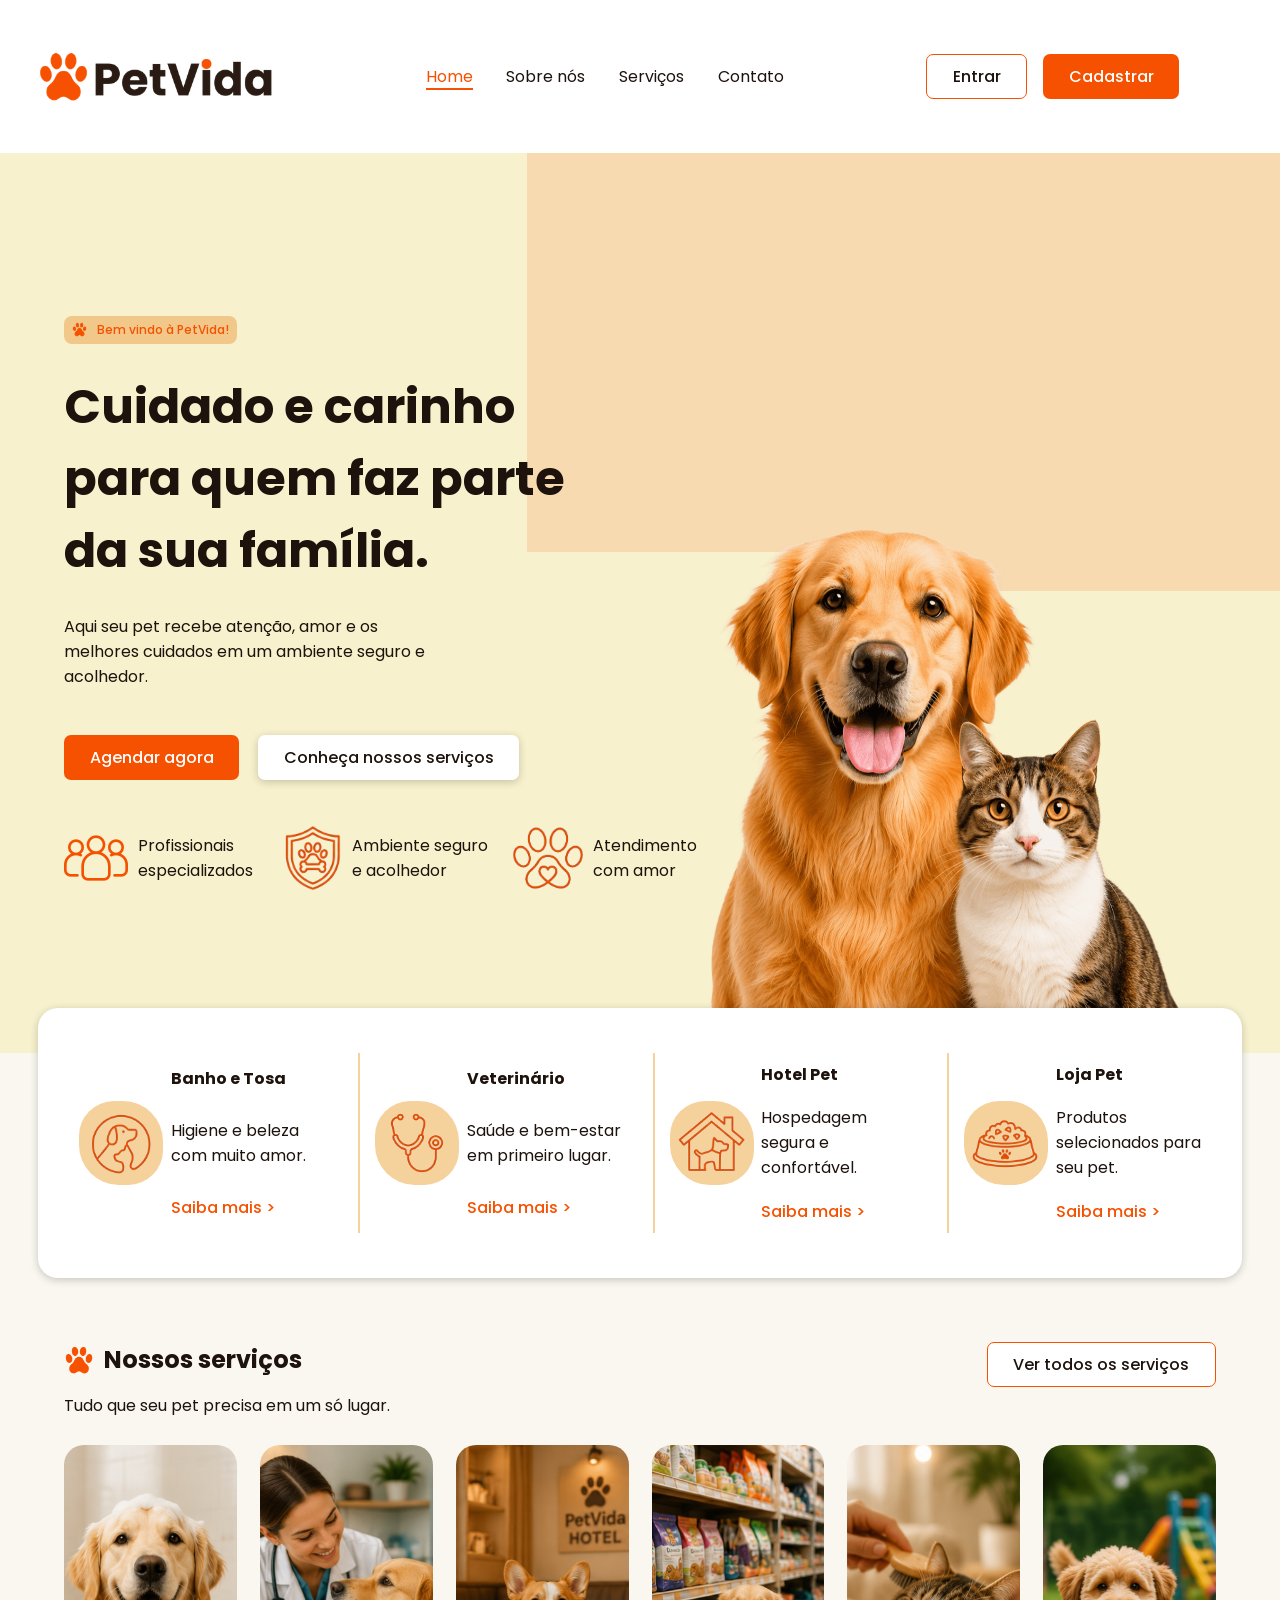
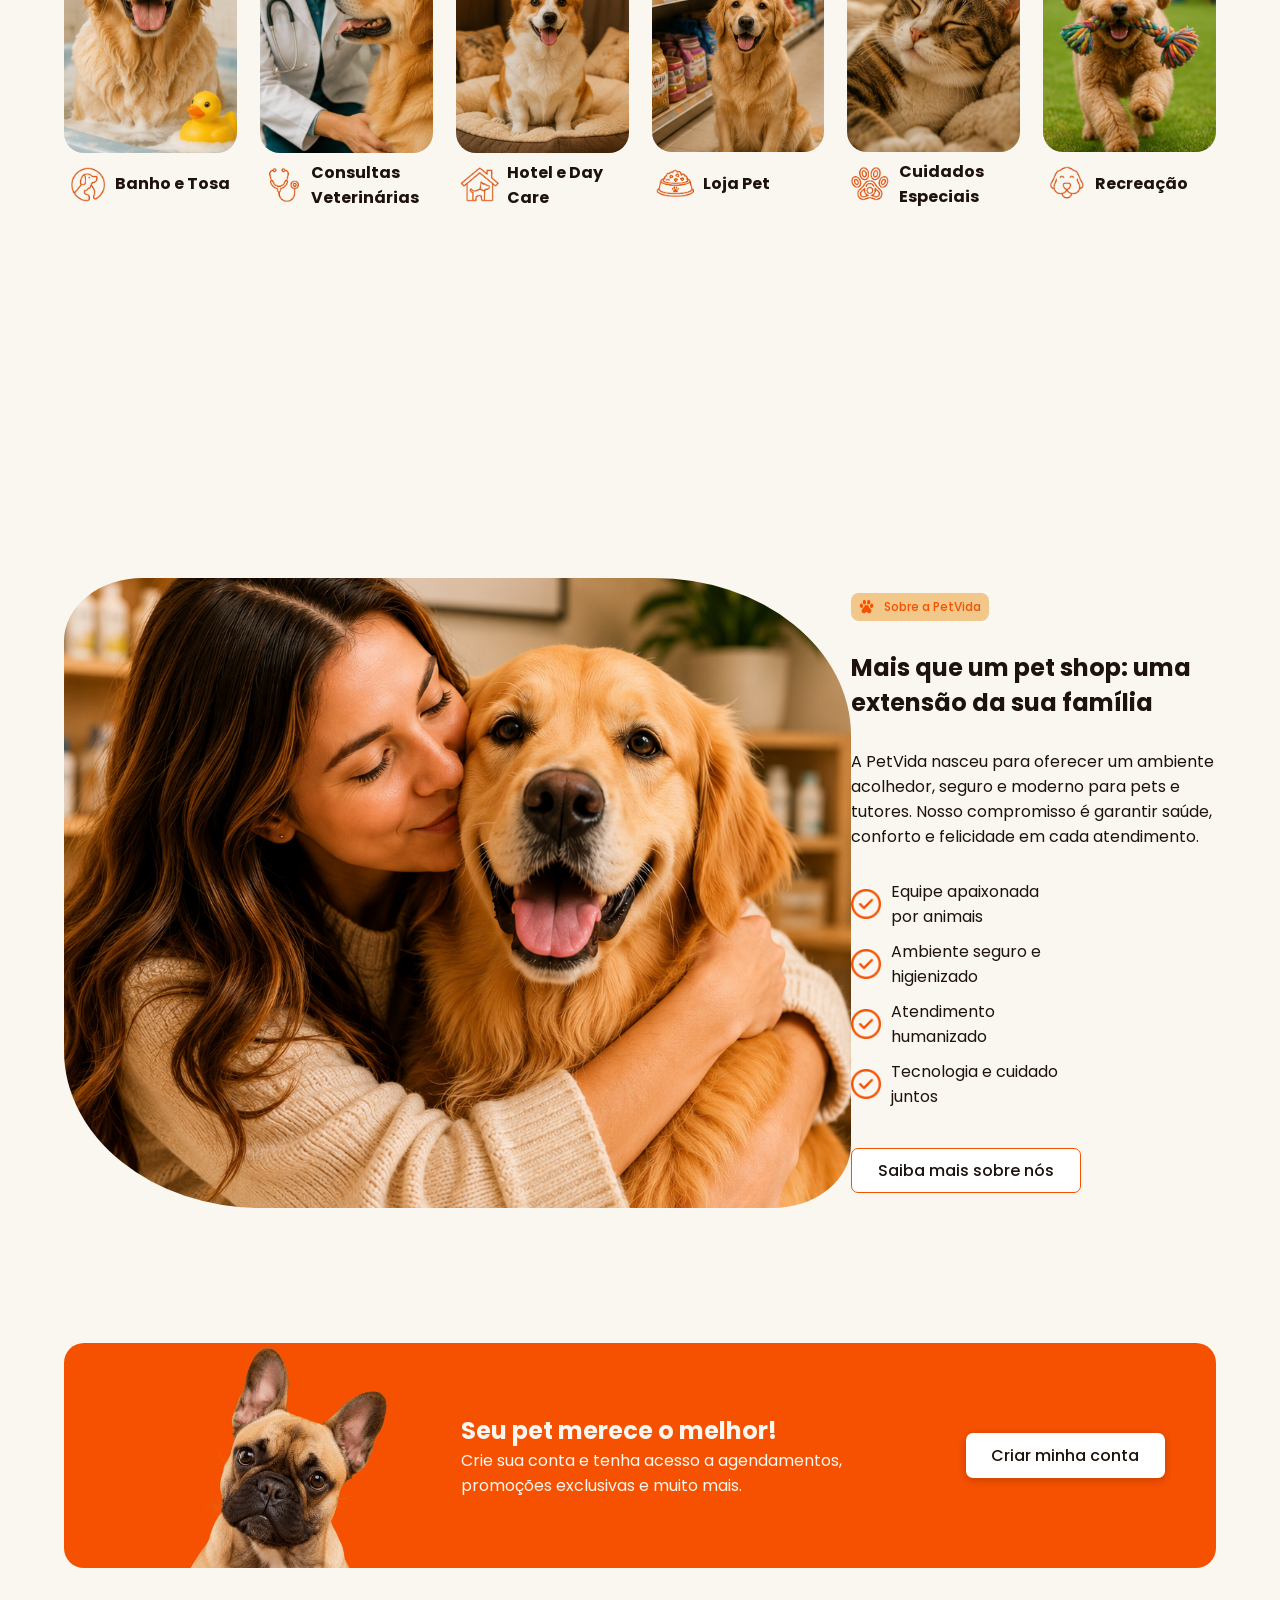
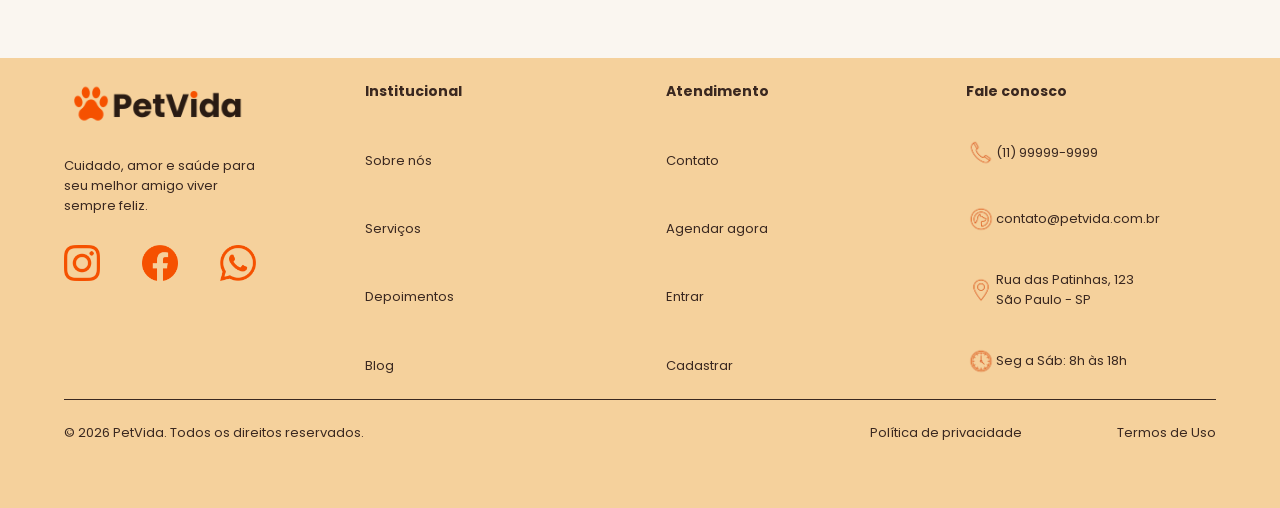
<file: PetShop-main/index.html>
<!DOCTYPE html>
<html lang="pt-br">
<head>
    <meta charset="UTF-8">
    <meta name="viewport" content="width=device-width, initial-scale=1.0">
    <title>PetVida | Cuidado completo para seu pet</title>

    <link rel="stylesheet" href="estilo.css">
    <link rel="stylesheet" href="responsividade.css">

    <link rel="preconnect" href="https://fonts.googleapis.com">
    <link rel="preconnect" href="https://fonts.gstatic.com" crossorigin>
    <link href="https://fonts.googleapis.com/css2?family=Cabin:ital,wght@0,400..700;1,400..700&family=Poppins:ital,wght@0,100;0,200;0,300;0,400;0,500;0,600;0,700;0,800;0,900;1,100;1,200;1,300;1,400;1,500;1,600;1,700;1,800;1,900&family=Raleway:ital,wght@0,100..900;1,100..900&display=swap" rel="stylesheet">
</head>
<body>
    <!--Cabeçalho de navegação-->
    <header>
        <nav class="nav_header">
            <img class="img_logo" src="logo_PetVida.png" alt="Logo do pet shop PetVida. Possui uma pata de cachorro laranja à esquerda seguido do texto PetVida em cor marrom escura e o pingo do i na cor laranja">
            <img class="menu" src="ícones/menu.png" alt="" onclick="toggleMenu()">
            <div class="div_menu" id="menu">
                <div class="div_menu_inutil">
                    <ul class="ul_header">
                        <li><a href="index.html" class="active">Home</a></li>
                        <li><a href="paginação/sobre nós/sobre_nos.html" class="link_header">Sobre nós</a></li>
                        <li><a href="paginação/serviços/servicos.html" class="link_header">Serviços</a></li>
                        <li><a href="paginação/contato/contato.html" class="link_header">Contato</a></li>
                    </ul>
                    <div class="div_header">
                        <a class="button_cta secondary" href="paginação/acesso/acesso.html">Entrar</a>
                        <a class="button_cta primary" href="paginação/acesso/acesso.html">Cadastrar</a>
                    </div>
                </div>  
            </div>
        </nav>
    </header>

    <!--Seção principal dos conteúdos-->
    <main>
        <!--Seção Hero: apresentação inicial do site-->
        <section id="section_hero">
            <article class="article_hero">
                <div class="div_tag">
                    <img src="icon_patinha.png" alt="Ícone de pata de cachorro na cor laranja">
                    <p>Bem vindo à PetVida!</p>
                </div>
                <h1>Cuidado e carinho para quem faz parte da sua família.</h1>
                <p class="p_hero">Aqui seu pet recebe atenção, amor e os melhores cuidados em um ambiente seguro e acolhedor.</p>
                <div class="div_hero_itens">
                    <a class="button_cta primary" href="paginação/agendamento/agendamento.php">Agendar agora</a>
                    <a class="button_cta terciary" href="paginação/serviços/servicos.html">Conheça nossos serviços</a>
                </div>
                <div class="div_hero_itens">
                    <div class="div_hero">
                        <img src="ícones/icon_team.png" alt="">
                        <p>Profissionais especializados</p>
                    </div>
                    <div class="div_hero">
                        <img src="ícones/icon_protecao.png" alt="">
                        <p>Ambiente seguro e acolhedor</p>
                    </div>
                    <div class="div_hero">
                        <img src="ícones/icon_patinha_coracao.png" alt="">
                        <p>Atendimento com amor</p>
                    </div>
                </div>
            </article>
            <article class="article_hero_img">
                <img src="imagens index/img_hero.png" alt="Imagem de um cachorro golden e um gato malhado a sua frente, ambos tranquilos.">
                <div class="blob"></div>
                <div class="blob02"></div>
            </article>
        </section>

        <!--Seção extra da hero-->
        <section id="section_hero_extra" class="section_hero_extra">
            <div class="div_hero_extra">
                <img src="ícones/icon_sub_logo.png" alt="">
                <div>
                    <h4>Banho e Tosa</h4>
                    <p>Higiene e beleza com muito amor.</p>
                    <a href="paginação/serviços/servicos.html" class="link">Saiba mais
                        <span>></span>
                    </a>
                </div>
            </div>
            <div class="div_hero_extra">
                <img src="ícones/icon_veterinario.png" alt="">
                <div>
                    <h4>Veterinário</h4>
                    <p>Saúde e bem-estar em primeiro lugar.</p>
                    <a href="paginação/serviços/servicos.html" class="link">Saiba mais
                        <span>></span>
                    </a>
                </div>
            </div>
            <div class="div_hero_extra">
                <img src="ícones/icon_casinha.png" alt="">
                <div>
                    <h4>Hotel Pet</h4>
                    <p>Hospedagem segura e confortável.</p>
                    <a href="paginação/serviços/servicos.html" class="link">Saiba mais
                        <span>></span>
                    </a>
                </div>
            </div>
            <div class="div_hero_extra">
                <img src="ícones/icon_racao.png" alt="">
                <div>
                    <h4>Loja Pet</h4>
                    <p>Produtos selecionados para seu pet.</p>
                    <a href="paginação/serviços/servicos.html" class="link">Saiba mais
                        <span>></span>
                    </a>
                </div>
            </div>
        </section>

        <!--Seção "Nossos serviços"-->
        <section id="section_servicos">
            <article class="article_servicos">
                <div>
                    <div class="div_titulo_servicos">
                        <img src="icon_patinha.png" alt="">
                        <h2>Nossos serviços</h2>
                    </div>
                    <p>Tudo que seu pet precisa em um só lugar.</p>
                </div>
                <a class="button_cta secondary" href="paginação/serviços/servicos.html">Ver todos os serviços</a>
            </article>
            <article class="article_servicos">
                <div class="cards_servicos">
                    <img src="imagens index/img_banho_tosa.png" alt="">
                    <div>
                        <img src="ícones/icon_sub_logo.png" alt="">
                        <h4>Banho e Tosa</h4>
                    </div>
                </div>
                <div class="cards_servicos">
                    <img src="imagens index/img_veterinario.png" alt="">
                    <div>
                        <img src="ícones/icon_veterinario.png" alt="">
                        <h4>Consultas Veterinárias</h4>
                    </div>
                </div>
                <div class="cards_servicos">
                    <img src="imagens index/img_hotel.png" alt="">
                    <div>
                        <img src="ícones/icon_casinha.png" alt="">
                        <h4>Hotel e Day Care</h4>
                    </div>
                </div>
                <div class="cards_servicos">
                    <img src="imagens index/img_loja.png" alt="">
                    <div>
                        <img src="ícones/icon_racao.png" alt="">
                        <h4>Loja Pet</h4>
                    </div>
                </div>
                <div class="cards_servicos">
                    <img src="imagens index/img_cuidados.png" alt="">
                    <div>
                        <img src="ícones/icon_borda_patinha.png" alt="">
                        <h4>Cuidados Especiais</h4>
                    </div>
                </div>
                <div class="cards_servicos">
                    <img src="imagens index/img_recreacao.png" alt="">
                    <div>
                        <img src="ícones/icon_cachorro.png" alt="">
                        <h4>Recreação</h4>
                    </div>
                </div>
            </article>
        </section>

        <!--Seção "Sobre a PetVida"-->
        <section id="section_sobre" class="section_sobre">
            <img class="img_sobre" src="imagens index/img_sobre.png" alt="">
            <article class="article_sobre">
                <div class="div_tag">
                    <img src="icon_patinha.png" alt="Ícone de pata de cachorro na cor laranja">
                    <p>Sobre a PetVida</p>
                </div>
                <h2>Mais que um pet shop: uma extensão da sua família</h2>
                <p>A PetVida nasceu para oferecer um ambiente acolhedor, seguro e moderno para pets e tutores. Nosso compromisso é garantir saúde, conforto e felicidade em cada atendimento.</p>
                <ul class="lista_sobre">
                    <li class="lista_item_sobre">
                        <img src="ícones/icon_check.png" alt="">
                        <p>Equipe apaixonada por animais</p>
                    </li>
                    <li class="lista_item_sobre">
                        <img src="ícones/icon_check.png" alt="">
                        <p>Ambiente seguro e higienizado</p>
                    </li>
                    <li class="lista_item_sobre">
                        <img src="ícones/icon_check.png" alt="">
                        <p>Atendimento humanizado</p>
                    </li>
                    <li class="lista_item_sobre">
                        <img src="ícones/icon_check.png" alt="">
                        <p>Tecnologia e cuidado juntos</p>
                    </li>
                </ul>
                <a class="button_cta secondary" href="paginação/sobre nós/sobre_nos.html">Saiba mais sobre nós</a>
            </article>
        </section>

        <!--Seção CTA-->
        <section id="section_cta">
            <img src="imagens index/img_cta.png" alt="">
            <div>
                <h2>Seu pet merece o melhor!</h2>
                <p>Crie sua conta e tenha acesso a agendamentos, promoções exclusivas e muito mais.</p>
            </div>
            <a class="button_cta terciary" href="paginação/acesso/acesso.html">Criar minha conta</a>
        </section>
    </main>

    <!--Rodapé para navegação final-->
    <footer>
        <article>
            <div class="div_footer">
                <img src="logo_PetVida.png" alt="Logo do pet shop PetVida. Possui uma pata de cachorro laranja à esquerda seguido do texto PetVida em cor marrom escura e o pingo do i na cor laranja">
                <p>Cuidado, amor e saúde para seu melhor amigo viver sempre feliz.</p>
                <div>
                    <img class="icon_redes" src="instagram.png" alt="">
                    <img class="icon_redes" src="facebook.png" alt="">
                    <img class="icon_redes" src="whatsapp.png" alt="">
                </div>
            </div>
            <div class="div_footer_textos">
                <h4>Institucional</h4>
                <a href="paginação/sobre nós/sobre_nos.html">Sobre nós</a>
                <a href="paginação/serviços/servicos.html">Serviços</a>
                <a href="#">Depoimentos</a>
                <a href="#">Blog</a>
            </div>
            <div class="div_footer_textos">
                <h4>Atendimento</h4>
                <a href="paginação/contato/contato.html">Contato</a>
                <a href="paginação/agendamento/agendamento.php">Agendar agora</a>
                <a href="paginação/acesso/acesso.html">Entrar</a>
                <a href="paginação/acesso/acesso.html">Cadastrar</a>
            </div>
            <div class="div_footer_textos">
                <h4>Fale conosco</h4>
                <span>
                    <img src="ícones/icon_telefone.png" alt="">
                    <p>(11) 99999-9999</p>
                </span>
                <span>
                    <img src="ícones/icon_arroba.png" alt="">
                    <p>contato@petvida.com.br</p>
                </span>
                <span>
                    <img src="ícones/icon_localizacao.png" alt="">
                    <p>Rua das Patinhas, 123 São Paulo - SP</p>
                </span>
                <span>
                    <img src="ícones/icon_horario.png" alt="">
                    <p>Seg a Sáb: 8h às 18h</p>
                </span>
            </div>
        </article>
        <article>
            <div>
                <p>© 2026 PetVida. Todos os direitos reservados.</p>
            </div>
            <div>
                <p>Política de privacidade</p>
                <p>Termos de Uso</p>
            </div>
        </article>
    </footer>

    <script src="app.js"></script>
</body>
</html>
</file>
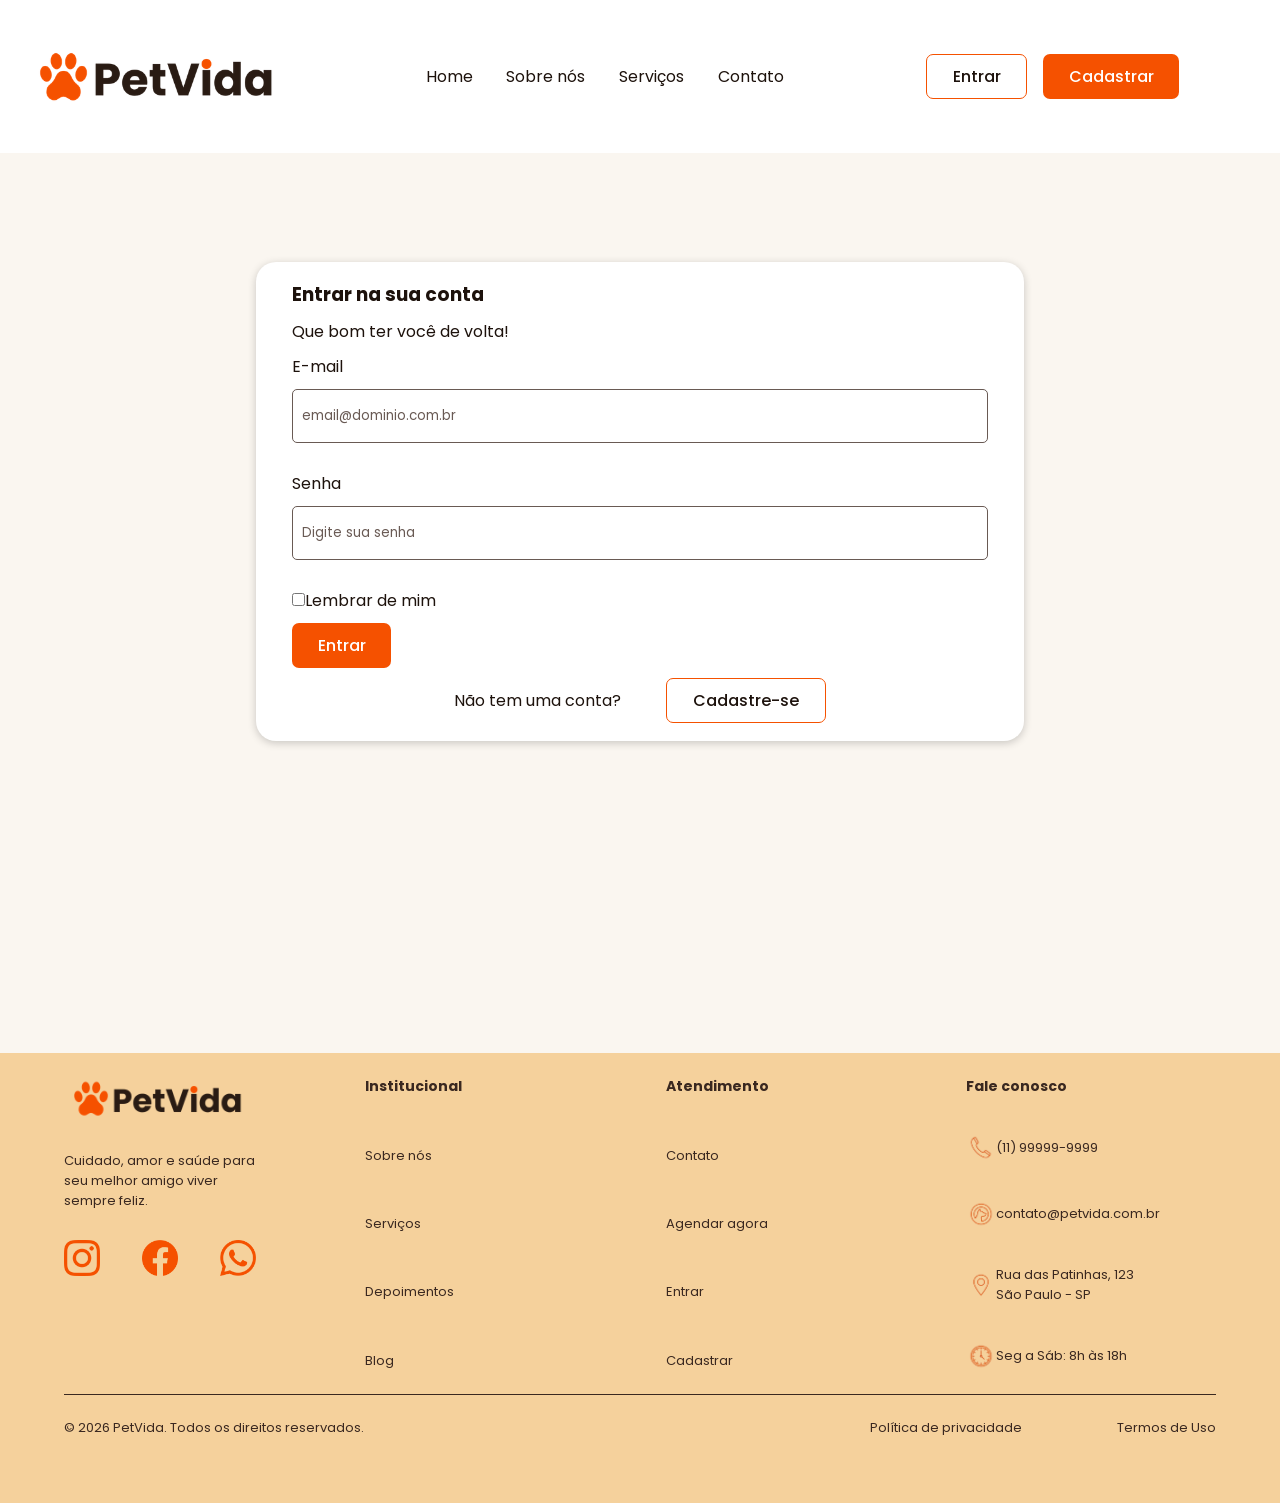
<file: PetShop-main/paginação/acesso/acesso.html>
<!DOCTYPE html>
<html lang="pt-br">
<head>
    <meta charset="UTF-8">
    <meta name="viewport" content="width=device-width, initial-scale=1.0">
    <title>Entrar | PetVida</title>

    <link rel="stylesheet" href="../../estilo.css">
    <link rel="stylesheet" href="../../responsividade.css">

    <link rel="preconnect" href="https://fonts.googleapis.com">
    <link rel="preconnect" href="https://fonts.gstatic.com" crossorigin>
    <link href="https://fonts.googleapis.com/css2?family=Cabin:ital,wght@0,400..700;1,400..700&family=Poppins:ital,wght@0,100;0,200;0,300;0,400;0,500;0,600;0,700;0,800;0,900;1,100;1,200;1,300;1,400;1,500;1,600;1,700;1,800;1,900&family=Raleway:ital,wght@0,100..900;1,100..900&display=swap" rel="stylesheet">
</head>
<body>
    <header>
        <nav class="nav_header">
            <img class="img_logo" src="../../logo_PetVida.png" alt="Logo do pet shop PetVida. Possui uma pata de cachorro laranja à esquerda seguido do texto PetVida em cor marrom escura e o pingo do i na cor laranja">
            <img class="menu" src="../../ícones/menu.png" alt="" onclick="toggleMenu()">
            <div class="div_menu" id="menu">
                <div class="div_menu_inutil">
                    <ul class="ul_header">
                        <li><a href="../../index.html" class="link_header">Home</a></li>
                        <li><a href="../sobre nós/sobre_nos.html" class="link_header">Sobre nós</a></li>
                        <li><a href="../serviços/servicos.html" class="link_header">Serviços</a></li>
                        <li><a href="../contato/contato.html" class="link_header">Contato</a></li>
                    </ul>
                    <div class="div_header">
                        <a class="button_cta secondary" href="#">Entrar</a>
                        <a class="button_cta primary" href="#">Cadastrar</a>
                    </div>
                </div>
            </div>
        </nav>
    </header>

    <main>
        <section class="section_acesso">
            <article class="article_acesso entrar">
                <h1 class="titulo_acesso">Entrar na sua conta</h1>
                <p class="titulo_acesso">Que bom ter você de volta!</p>
                <form>
                    <label class="label_form" for="form_email">E-mail</label>
                    <input class="input_form" type="email" id="form_email" name="email" placeholder="email@dominio.com.br">

                    <label class="label_form" for="form_senha">Senha</label>
                    <input class="input_form" type="password" id="form_senha" name="senha" placeholder="Digite sua senha">

                    <label>
                        <input type="checkbox">Lembrar de mim
                    </label>

                    <button class="button_cta primary" type="submit">Entrar</button>
                </form>
                <div>
                    <p>Não tem uma conta?</p>
                    <button class="button_cta secondary" onclick="alterarCadastrar()">Cadastre-se</button>
                </div>
            </article>
            <article class="article_acesso cadastrar">
                <h1 class="titulo_acesso">Criar nova conta</h1>
                <p class="titulo_acesso">Preencha os dados abaixo para começar.</p>
                <form>
                    <label class="label_form" for="form_name">Nome completo</label>
                    <input class="input_form" type="text" id="form_name" name="name" placeholder="Seu nome">

                    <label class="label_form" for="form_email">E-mail</label>
                    <input class="input_form" type="email" id="form_email" name="email" placeholder="email@dominio.com.br">

                    <label class="label_form" for="form_senha">Senha</label>
                    <input class="input_form" type="password" id="form_senha" name="senha" placeholder="Crie uma senha">

                    <label class="label_form" for="form_senha">Confirmar senha</label>
                    <input class="input_form" type="password" id="form_senha_confirmar" name="confirmar_senha" placeholder="Confirme sua senha">

                    <button class="button_cta primary" type="submit">Criar conta</button>
                </form>
                <div>
                    <p>Já tem uma conta?</p>
                    <button class="button_cta secondary" onclick="alterarEntrar()">Entrar</button>
                </div>
            </article>
        </section>
    </main>

    <footer>
        <article>
            <div class="div_footer">
                <img src="../../logo_PetVida.png" alt="Logo do pet shop PetVida. Possui uma pata de cachorro laranja à esquerda seguido do texto PetVida em cor marrom escura e o pingo do i na cor laranja">
                <p>Cuidado, amor e saúde para seu melhor amigo viver sempre feliz.</p>
                <div>
                    <img class="icon_redes" src="../../instagram.png" alt="">
                    <img class="icon_redes" src="../../facebook.png" alt="">
                    <img class="icon_redes" src="../../whatsapp.png" alt="">
                </div>
            </div>
            <div class="div_footer_textos">
                <h4>Institucional</h4>
                <a href="../sobre nós/sobre_nos.html">Sobre nós</a>
                <a href="../serviços/servicos.html">Serviços</a>
                <a href="#">Depoimentos</a>
                <a href="#">Blog</a>
            </div>
            <div class="div_footer_textos">
                <h4>Atendimento</h4>
                <a href="../contato/contato.html">Contato</a>
                <a href="#">Agendar agora</a>
                <a href="acesso.html">Entrar</a>
                <a href="acesso.html">Cadastrar</a>
            </div>
            <div class="div_footer_textos">
                <h4>Fale conosco</h4>
                <span>
                    <img src="../../ícones/icon_telefone.png" alt="">
                    <p>(11) 99999-9999</p>
                </span>
                <span>
                    <img src="../../ícones/icon_arroba.png" alt="">
                    <p>contato@petvida.com.br</p>
                </span>
                <span>
                    <img src="../../ícones/icon_localizacao.png" alt="">
                    <p>Rua das Patinhas, 123 São Paulo - SP</p>
                </span>
                <span>
                    <img src="../../ícones/icon_horario.png" alt="">
                    <p>Seg a Sáb: 8h às 18h</p>
                </span>
            </div>
        </article>
        <article>
            <div>
                <p>© 2026 PetVida. Todos os direitos reservados.</p>
            </div>
            <div>
                <p>Política de privacidade</p>
                <p>Termos de Uso</p>
            </div>
        </article>
    </footer>

    <script src="../../app.js"></script>
</body>
</html>
</file>
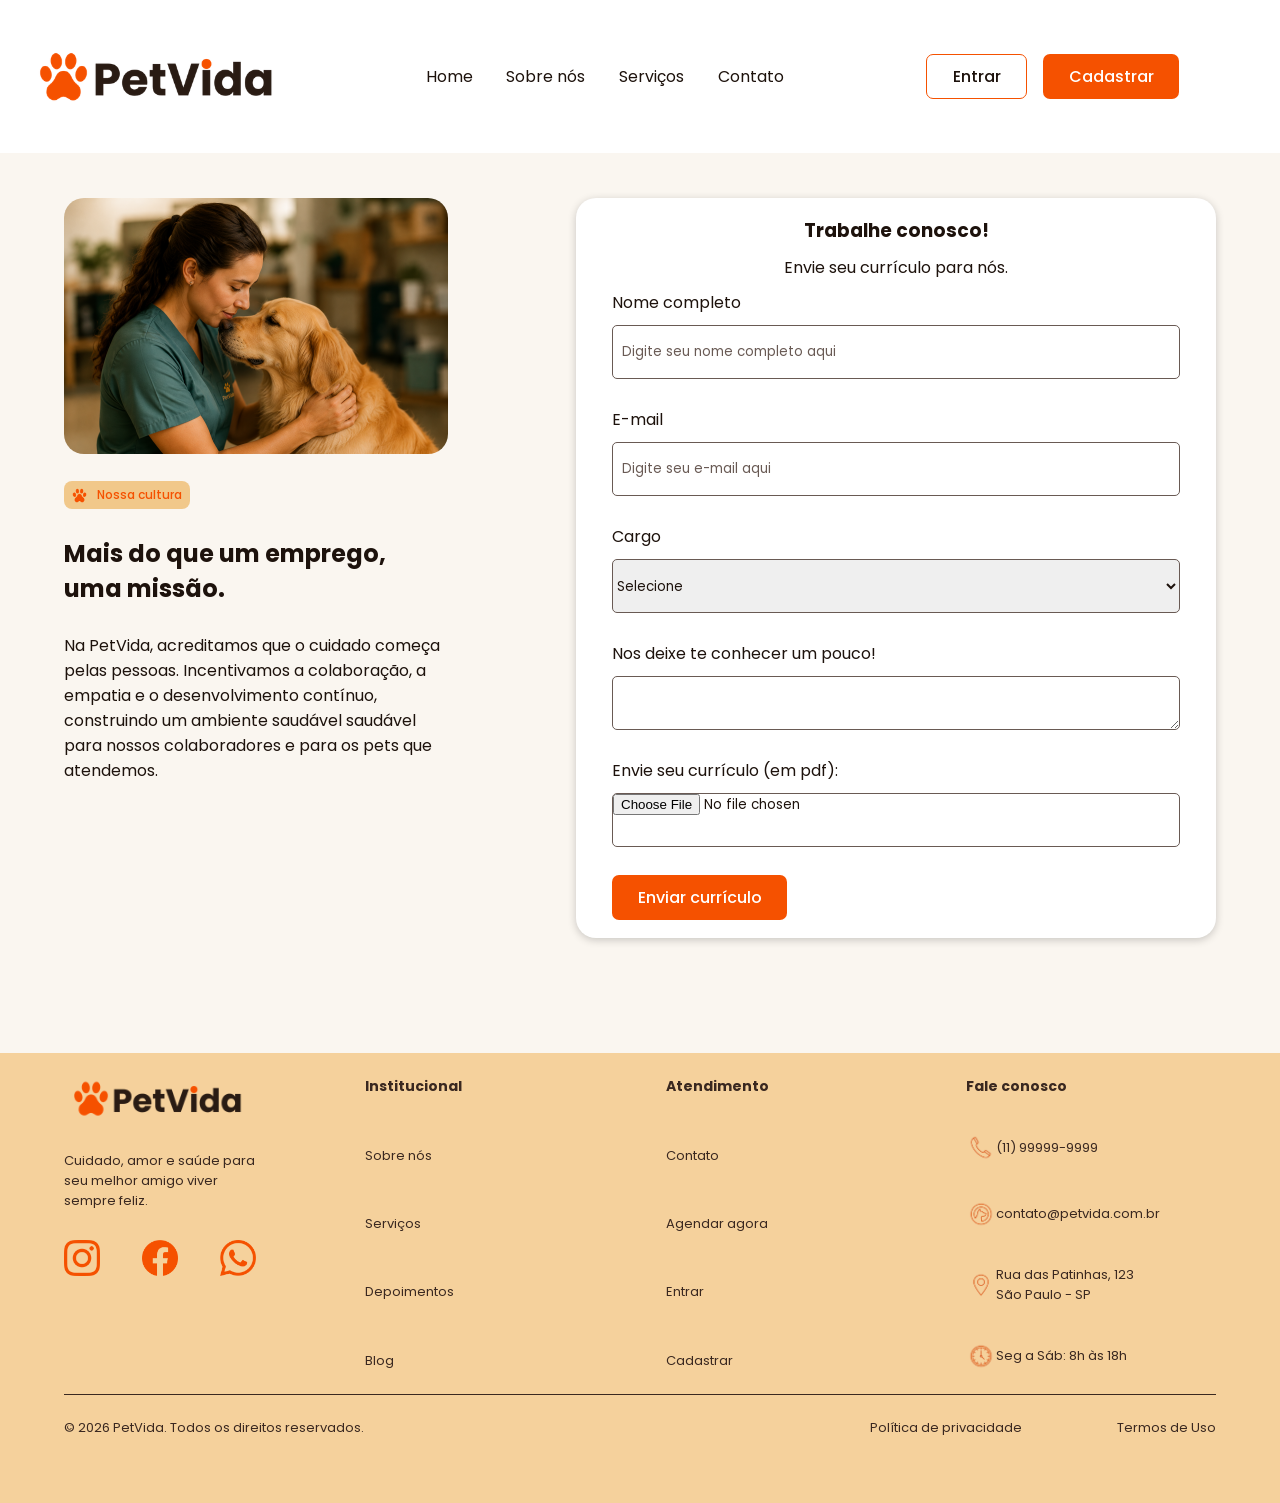
<file: PetShop-main/paginação/acesso/trabalhe.html>
<!DOCTYPE html>
<html lang="pt-br">
<head>
    <meta charset="UTF-8">
    <meta name="viewport" content="width=device-width, initial-scale=1.0">
    <title>Trabalhe conosco | PetVida</title>

    <link rel="stylesheet" href="../../estilo.css">
    <link rel="stylesheet" href="../../responsividade.css">

    <link rel="preconnect" href="https://fonts.googleapis.com">
    <link rel="preconnect" href="https://fonts.gstatic.com" crossorigin>
    <link href="https://fonts.googleapis.com/css2?family=Cabin:ital,wght@0,400..700;1,400..700&family=Poppins:ital,wght@0,100;0,200;0,300;0,400;0,500;0,600;0,700;0,800;0,900;1,100;1,200;1,300;1,400;1,500;1,600;1,700;1,800;1,900&family=Raleway:ital,wght@0,100..900;1,100..900&display=swap" rel="stylesheet">
</head>
<body>
    <header>
        <nav class="nav_header">
            <img class="img_logo" src="../../logo_PetVida.png" alt="Logo do pet shop PetVida. Possui uma pata de cachorro laranja à esquerda seguido do texto PetVida em cor marrom escura e o pingo do i na cor laranja">
            <img class="menu" src="../../ícones/menu.png" alt="" onclick="toggleMenu()">
            <div class="div_menu" id="menu">
                <div class="div_menu_inutil">
                    <ul class="ul_header">
                        <li><a href="../../index.html" class="link_header">Home</a></li>
                        <li><a href="../sobre nós/sobre_nos.html" class="link_header">Sobre nós</a></li>
                        <li><a href="../serviços/servicos.html" class="link_header">Serviços</a></li>
                        <li><a href="../contato/contato.html" class="link_header">Contato</a></li>
                    </ul>
                    <div class="div_header">
                        <a class="button_cta secondary" href="acesso.html">Entrar</a>
                        <a class="button_cta primary" href="acesso.html">Cadastrar</a>
                    </div>
                </div>
            </div>
        </nav>
    </header>

    <main>
        <section class="section_trabalho">
            <article class="article_trabalho">
                <img class="img_trabalho" src="img_trabalhe.png" alt="">
                <div class="div_trabalho">
                    <div class="div_tag">
                        <img src="../../icon_patinha.png" alt="Ícone de pata de cachorro na cor laranja">
                        <p>Nossa cultura</p>
                    </div>
                    <h2>Mais do que um emprego, uma missão.</h2>
                    <p>Na PetVida, acreditamos que o cuidado começa pelas pessoas. Incentivamos a colaboração, a empatia e o desenvolvimento contínuo, construindo um ambiente saudável saudável para nossos colaboradores e para os pets que atendemos.</p>
                </div>
            </article>
            <article class="article_acesso article_trabalho_form">
                <h1>Trabalhe conosco!</h1>
                <p>Envie seu currículo para nós.</p>
                <form>
                    <label class="label_form" for="form_name">Nome completo</label>
                    <input class="input_form" type="text" id="form_name" name="name" placeholder="Digite seu nome completo aqui">

                    <label class="label_form" for="form_email">E-mail</label>
                    <input class="input_form" type="email" id="form_email" name="email" placeholder="Digite seu e-mail aqui">

                    <label class="label_form" for="form_cargo">Cargo</label>
                    <select class="input_form" name="cargo" id="form_cargo">
                        <option value="" disabled selected>Selecione</option>
                        <option value="vet">Médico(a) veterinária</option>
                        <option value="groomer">Groomer</option>
                        <option value="atendente">Atendente</option>
                        <option value="auxiliar">Auxiliar</option>
                        <option value="adm">Administrativo</option>
                        <option value="outro">Outro</option>
                    </select>

                    <label class="label_form" for="form_mensagem">Nos deixe te conhecer um pouco!</label>
                    <textarea class="input_form mensagem" name="mensagem" id="form_mensagem" rows="4"></textarea>

                    <label for="form_curriculo" class="label_form">Envie seu currículo (em pdf):</label>
                    <input type="file" class="input_form" name="curriculo" id="form_curriculo" accept=".pdf">

                    <button class="button_cta primary" type="submit">Enviar currículo</button>
                </form>
            </article>
        </section>
    </main>

    <footer>
        <article>
            <div class="div_footer">
                <img src="../../logo_PetVida.png" alt="Logo do pet shop PetVida. Possui uma pata de cachorro laranja à esquerda seguido do texto PetVida em cor marrom escura e o pingo do i na cor laranja">
                <p>Cuidado, amor e saúde para seu melhor amigo viver sempre feliz.</p>
                <div>
                    <img class="icon_redes" src="../../instagram.png" alt="">
                    <img class="icon_redes" src="../../facebook.png" alt="">
                    <img class="icon_redes" src="../../whatsapp.png" alt="">
                </div>
            </div>
            <div class="div_footer_textos">
                <h4>Institucional</h4>
                <a href="../sobre nós/sobre_nos.html">Sobre nós</a>
                <a href="../serviços/servicos.html">Serviços</a>
                <a href="#">Depoimentos</a>
                <a href="#">Blog</a>
            </div>
            <div class="div_footer_textos">
                <h4>Atendimento</h4>
                <a href="../contato/contato.html">Contato</a>
                <a href="#">Agendar agora</a>
                <a href="acesso.html">Entrar</a>
                <a href="acesso.html">Cadastrar</a>
            </div>
            <div class="div_footer_textos">
                <h4>Fale conosco</h4>
                <span>
                    <img src="../../ícones/icon_telefone.png" alt="">
                    <p>(11) 99999-9999</p>
                </span>
                <span>
                    <img src="../../ícones/icon_arroba.png" alt="">
                    <p>contato@petvida.com.br</p>
                </span>
                <span>
                    <img src="../../ícones/icon_localizacao.png" alt="">
                    <p>Rua das Patinhas, 123 São Paulo - SP</p>
                </span>
                <span>
                    <img src="../../ícones/icon_horario.png" alt="">
                    <p>Seg a Sáb: 8h às 18h</p>
                </span>
            </div>
        </article>
        <article>
            <div>
                <p>© 2026 PetVida. Todos os direitos reservados.</p>
            </div>
            <div>
                <p>Política de privacidade</p>
                <p>Termos de Uso</p>
            </div>
        </article>
    </footer>

    <script src="../../app.js"></script>
</body>
</html>
</file>
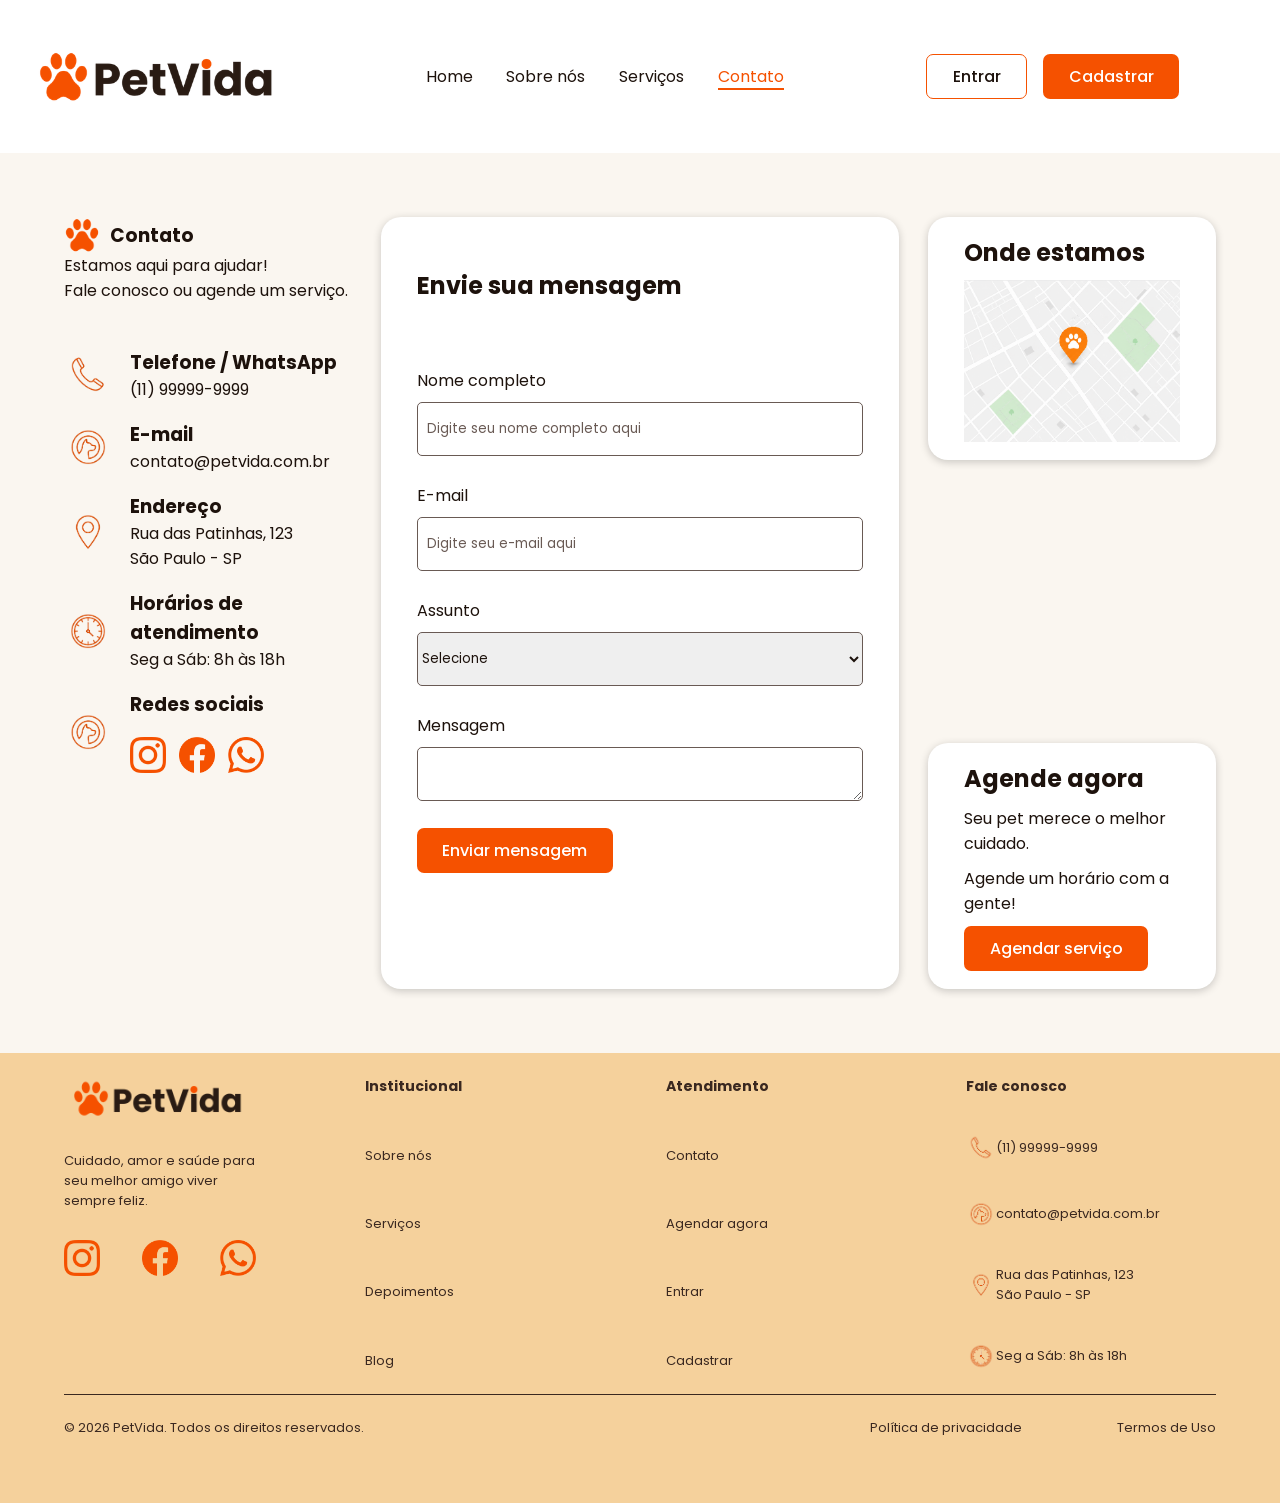
<file: PetShop-main/paginação/contato/contato.html>
<!DOCTYPE html>
<html lang="pt-br">
<head>
    <meta charset="UTF-8">
    <meta name="viewport" content="width=device-width, initial-scale=1.0">
    <title>Contato | PetVida</title>

    <link rel="stylesheet" href="../../estilo.css">
    <link rel="stylesheet" href="../../responsividade.css">

    <link rel="preconnect" href="https://fonts.googleapis.com">
    <link rel="preconnect" href="https://fonts.gstatic.com" crossorigin>
    <link href="https://fonts.googleapis.com/css2?family=Cabin:ital,wght@0,400..700;1,400..700&family=Poppins:ital,wght@0,100;0,200;0,300;0,400;0,500;0,600;0,700;0,800;0,900;1,100;1,200;1,300;1,400;1,500;1,600;1,700;1,800;1,900&family=Raleway:ital,wght@0,100..900;1,100..900&display=swap" rel="stylesheet">
</head>
<body>
    <header>
        <nav class="nav_header">
            <img class="img_logo" src="../../logo_PetVida.png" alt="Logo do pet shop PetVida. Possui uma pata de cachorro laranja à esquerda seguido do texto PetVida em cor marrom escura e o pingo do i na cor laranja">
            <img class="menu" src="../../ícones/menu.png" alt="" onclick="toggleMenu()">
            <div class="div_menu" id="menu">
                <div class="div_menu_inutil">
                    <ul class="ul_header">
                        <li><a href="../../index.html" class="link_header">Home</a></li>
                        <li><a href="../sobre nós/sobre_nos.html" class="link_header">Sobre nós</a></li>
                        <li><a href="../serviços/servicos.html" class="link_header">Serviços</a></li>
                        <li><a href="contato.html" class="active">Contato</a></li>
                    </ul>
                    <div class="div_header">
                        <a class="button_cta secondary" href="../acesso/acesso.html">Entrar</a>
                        <a class="button_cta primary" href="../acesso/acesso.html">Cadastrar</a>
                    </div>
                </div>
            </div>
        </nav>
    </header>

    <main>
        <section class="section_contato">
            <article class="article_contato">
                <div class="div_titulo_contato">
                    <div>
                        <img src="../../icon_patinha.png" alt="">
                        <h1>Contato</h1>
                    </div>
                    <p>Estamos aqui para ajudar!</p>
                    <p>Fale conosco ou agende um serviço.</p>
                </div>
                <div class="div_contato">
                    <div class="div_info_contato">
                        <img src="../../ícones/icon_telefone.png" alt="">
                        <div>
                            <h3>Telefone / WhatsApp</h3>
                            <p>(11) 99999-9999</p>
                        </div>
                    </div>
                    <div class="div_info_contato">
                        <img src="../../ícones/icon_arroba.png" alt="">
                        <div>
                            <h3>E-mail</h3>
                            <p>contato@petvida.com.br</p>
                        </div>
                    </div>
                    <div class="div_info_contato">
                        <img src="../../ícones/icon_localizacao.png" alt="">
                        <div>
                            <h3>Endereço</h3>
                            <p>Rua das Patinhas, 123<br>São Paulo - SP</p>
                        </div>
                    </div>
                    <div class="div_info_contato">
                        <img src="../../ícones/icon_horario.png" alt="">
                        <div>
                            <h3>Horários de atendimento</h3>
                            <p>Seg a Sáb: 8h às 18h</p>
                        </div>
                    </div>
                    <div class="div_info_contato">
                        <img src="../../ícones/icon_arroba.png" alt="">
                        <div>
                            <h3>Redes sociais</h3>
                            <span>
                                <img class="icon_redes" src="../../instagram.png" alt="">
                                <img class="icon_redes" src="../../facebook.png" alt="">
                                <img class="icon_redes" src="../../whatsapp.png" alt="">
                            </span>
                        </div>
                    </div>
                </div>
            </article>
            <article class="article_form">
                <h2>Envie sua mensagem</h2>
                <form id="form_contato" class="form_contato">
                    <label class="label_form" for="form_name">Nome completo</label>
                    <input class="input_form" type="text" id="form_name" name="name" placeholder="Digite seu nome completo aqui">

                    <label class="label_form" for="form_email">E-mail</label>
                    <input class="input_form" type="email" id="form_email" name="email" placeholder="Digite seu e-mail aqui">

                    <label class="label_form" for="form_assunto">Assunto</label>
                    <select class="input_form" name="assunto" id="form_assunto">
                        <option value="" disabled selected>Selecione</option>
                        <option value="veterinaria">Clínica veterinária</option>
                        <option value="banhotosa">Banho & Tosa</option>
                        <option value="loja">Loja</option>
                        <option value="recreacao">Recreação</option>
                        <option value="hotelpet">Hotel</option>
                        <option value="cuidados">Cuidados especiais</option>
                        <option value="outro">Outro</option>
                    </select>

                    <label class="label_form" for="form_mensagem">Mensagem</label>
                    <textarea class="input_form mensagem" name="mensagem" id="form_mensagem" rows="4"></textarea>

                    <button class="button_cta primary" type="submit">Enviar mensagem</button>
                </form>
                <p class="mensagem_form"></p>
            </article>
            <article class="article_local">
                <div>
                    <h2>Onde estamos</h2>
                    <img src="img_local.png" alt="">
                </div>
                <div>
                    <h2>Agende agora</h2>
                    <p>Seu pet merece o melhor cuidado.</p>
                    <p>Agende um horário com a gente!</p>
                    <a href="#" class="button_cta primary">Agendar serviço</a>
                </div>
            </article>
        </section>
    </main>

    <footer>
        <article>
            <div class="div_footer">
                <img src="../../logo_PetVida.png" alt="Logo do pet shop PetVida. Possui uma pata de cachorro laranja à esquerda seguido do texto PetVida em cor marrom escura e o pingo do i na cor laranja">
                <p>Cuidado, amor e saúde para seu melhor amigo viver sempre feliz.</p>
                <div>
                    <img class="icon_redes" src="../../instagram.png" alt="">
                    <img class="icon_redes" src="../../facebook.png" alt="">
                    <img class="icon_redes" src="../../whatsapp.png" alt="">
                </div>
            </div>
            <div class="div_footer_textos">
                <h4>Institucional</h4>
                <a href="../sobre nós/sobre_nos.html">Sobre nós</a>
                <a href="../serviços/servicos.html">Serviços</a>
                <a href="#">Depoimentos</a>
                <a href="#">Blog</a>
            </div>
            <div class="div_footer_textos">
                <h4>Atendimento</h4>
                <a href="contato.html">Contato</a>
                <a href="#">Agendar agora</a>
                <a href="../acesso/acesso.html">Entrar</a>
                <a href="../acesso/acesso.html">Cadastrar</a>
            </div>
            <div class="div_footer_textos">
                <h4>Fale conosco</h4>
                <span>
                    <img src="../../ícones/icon_telefone.png" alt="">
                    <p>(11) 99999-9999</p>
                </span>
                <span>
                    <img src="../../ícones/icon_arroba.png" alt="">
                    <p>contato@petvida.com.br</p>
                </span>
                <span>
                    <img src="../../ícones/icon_localizacao.png" alt="">
                    <p>Rua das Patinhas, 123 São Paulo - SP</p>
                </span>
                <span>
                    <img src="../../ícones/icon_horario.png" alt="">
                    <p>Seg a Sáb: 8h às 18h</p>
                </span>
            </div>
        </article>
        <article>
            <div>
                <p>© 2026 PetVida. Todos os direitos reservados.</p>
            </div>
            <div>
                <p>Política de privacidade</p>
                <p>Termos de Uso</p>
            </div>
        </article>
    </footer>

    <script src="../../app.js"></script>
</body>
</html>
</file>
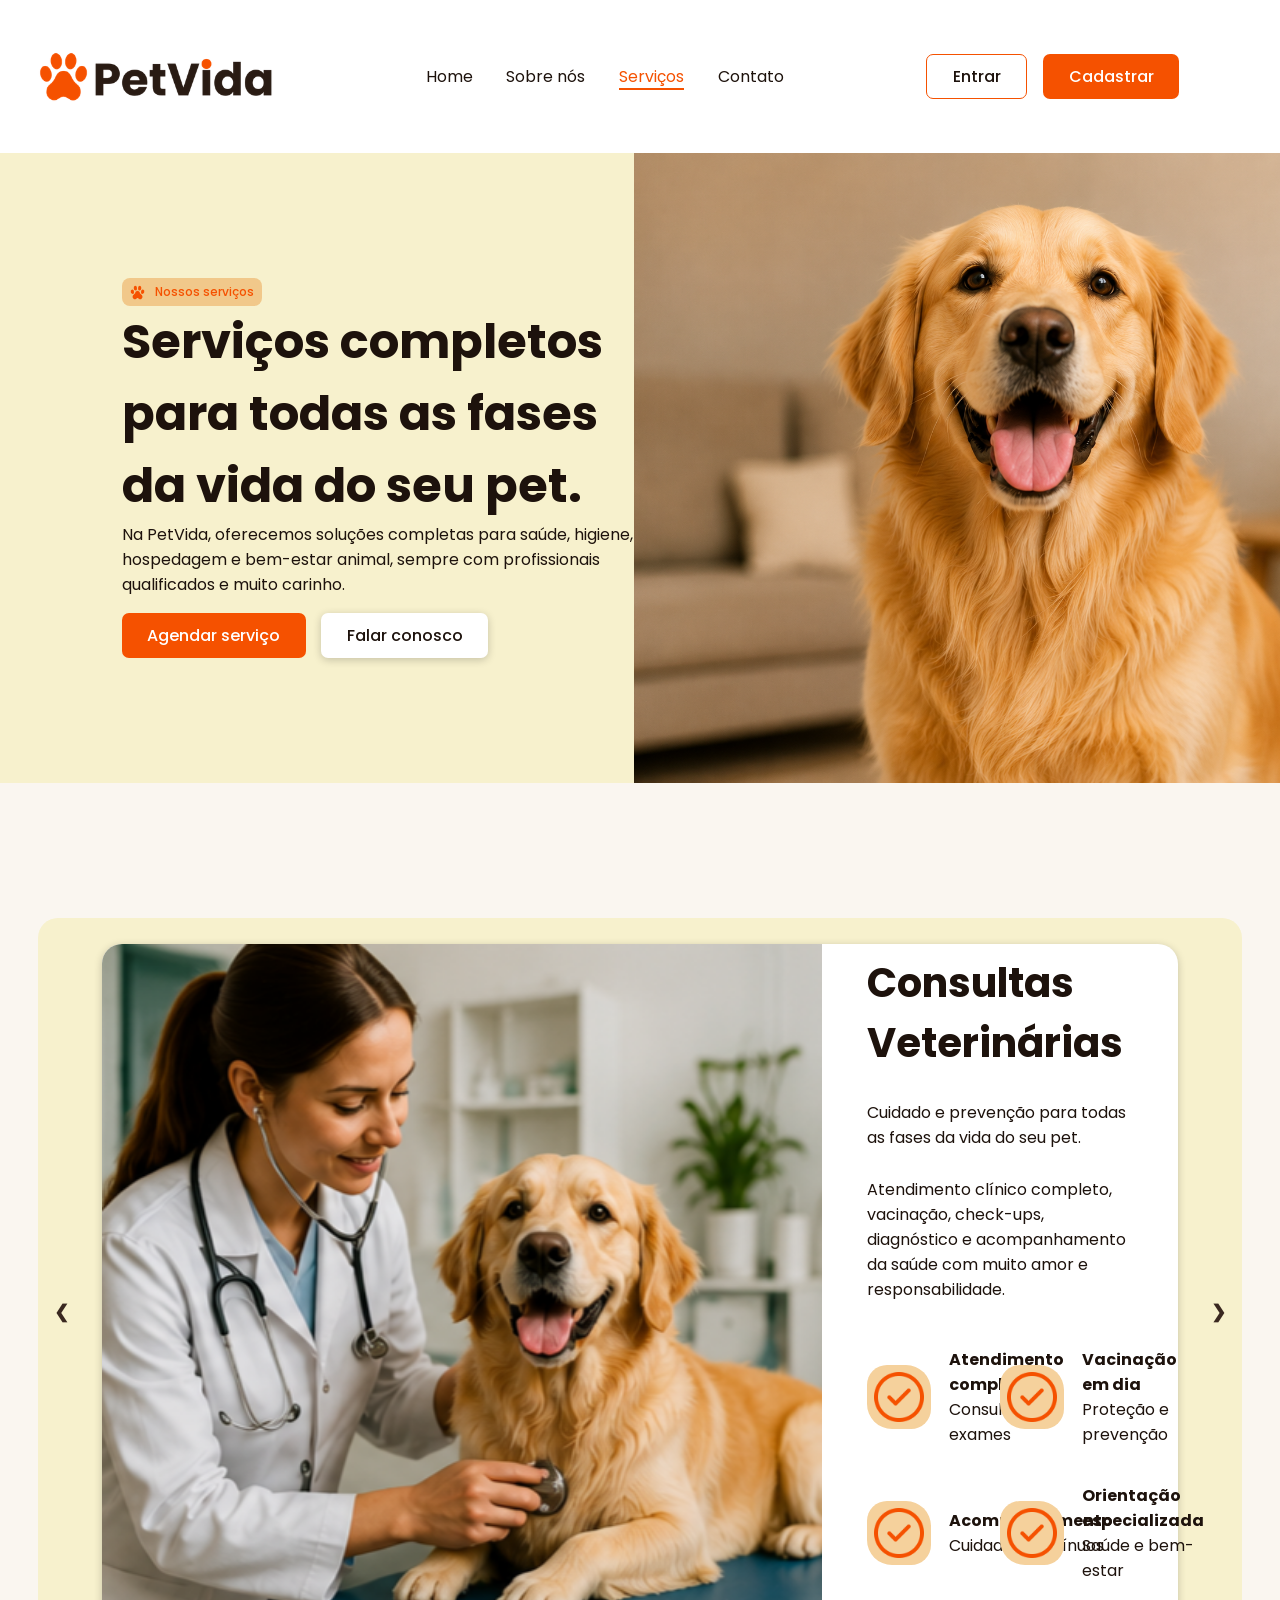
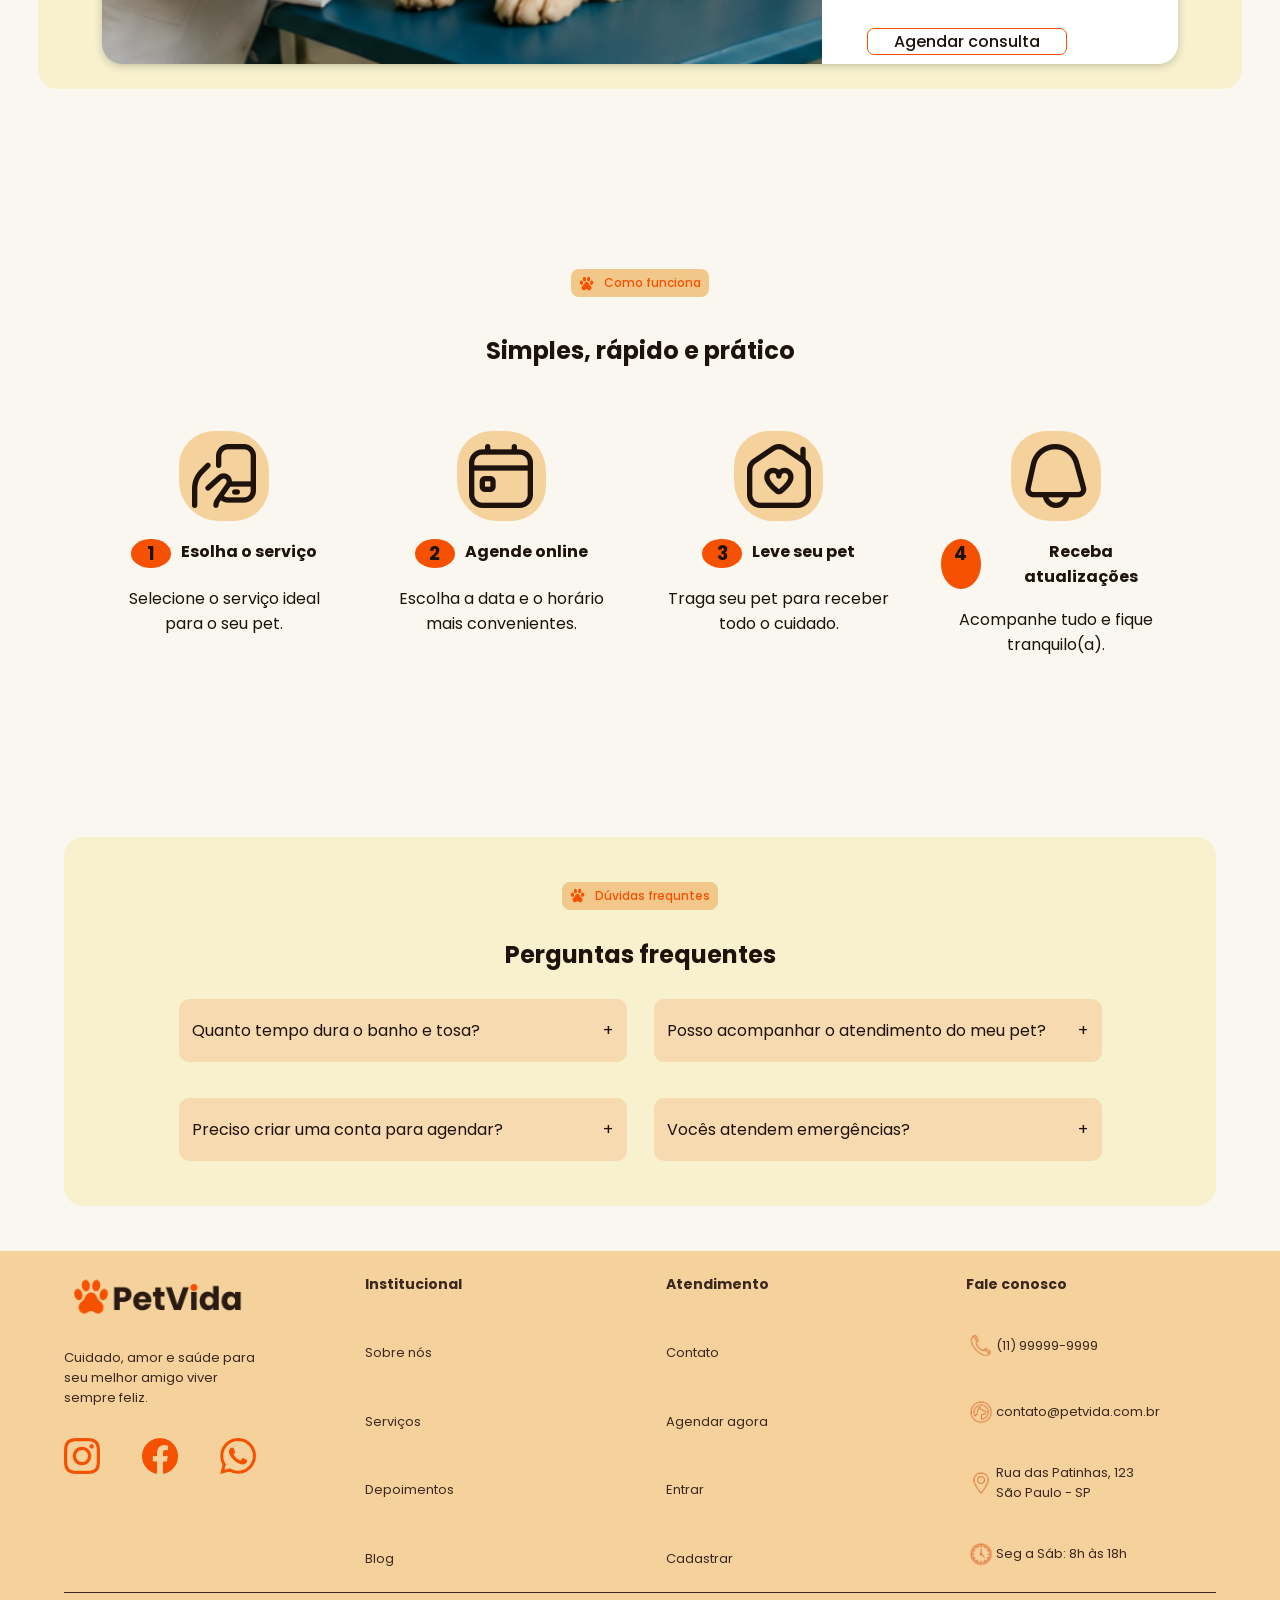
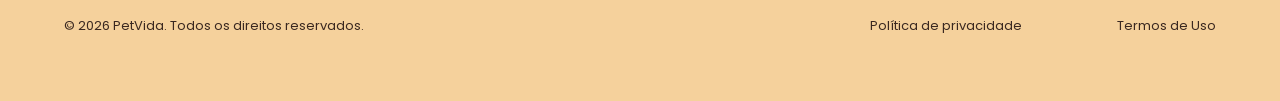
<file: PetShop-main/paginação/serviços/servicos.html>
<!DOCTYPE html>
<html lang="pt-br">
<head>
    <meta charset="UTF-8">
    <meta name="viewport" content="width=device-width, initial-scale=1.0">
    <title>Nossos serviços | PetVida</title>

    <link rel="stylesheet" href="../../estilo.css">
    <link rel="stylesheet" href="../../responsividade.css">

    <link rel="preconnect" href="https://fonts.googleapis.com">
    <link rel="preconnect" href="https://fonts.gstatic.com" crossorigin>
    <link href="https://fonts.googleapis.com/css2?family=Cabin:ital,wght@0,400..700;1,400..700&family=Poppins:ital,wght@0,100;0,200;0,300;0,400;0,500;0,600;0,700;0,800;0,900;1,100;1,200;1,300;1,400;1,500;1,600;1,700;1,800;1,900&family=Raleway:ital,wght@0,100..900;1,100..900&display=swap" rel="stylesheet">
</head>
<body>
    <header>
        <nav class="nav_header">
            <img class="img_logo" src="../../logo_PetVida.png" alt="Logo do pet shop PetVida. Possui uma pata de cachorro laranja à esquerda seguido do texto PetVida em cor marrom escura e o pingo do i na cor laranja">
            <img class="menu" src="../../ícones/menu.png" alt="" onclick="toggleMenu()">
            <div class="div_menu" id="menu">
                <div class="div_menu_inutil">
                    <ul class="ul_header">
                        <li><a href="../../index.html" class="link_header">Home</a></li>
                        <li><a href="../sobre nós/sobre_nos.html" class="link_header">Sobre nós</a></li>
                        <li><a href="servicos.html" class="active">Serviços</a></li>
                        <li><a href="../contato/contato.html" class="link_header">Contato</a></li>
                    </ul>
                    <div class="div_header">
                        <a class="button_cta secondary" href="../acesso/acesso.html">Entrar</a>
                        <a class="button_cta primary" href="../acesso/acesso.html">Cadastrar</a>
                    </div>
                </div>
            </div>
        </nav>
    </header>

    <main>
        <section class="section_sobre  section_sobre_hero">
            <article class="article_hero">
                <div class="div_tag">
                    <img src="../../icon_patinha.png" alt="Ícone de pata de cachorro na cor laranja">
                    <p>Nossos serviços</p>
                </div>
                <h1>Serviços completos para todas as fases da vida do seu pet.</h1>
                <p>Na PetVida, oferecemos soluções completas para saúde, higiene, hospedagem e bem-estar animal, sempre com profissionais qualificados e muito carinho.</p>
                <div class="div_hero_itens">
                    <a class="button_cta primary" href="../agendamento/agendamento.php">Agendar serviço</a>
                    <a class="button_cta terciary" href="../contato/contato.html">Falar conosco</a>
                </div>
            </article>
            <img class="img_hero_sobre" src="hero_servicos.png" alt="">
        </section>

        <!--Section Serviços em slide-->
        <section class="section_servicos_slide">
            <article class="article_servico_slide">
                <div class="div_slide">
                    <img class="img_servico_slide" src="veterinario.png" alt="">
                    <div class="div_servico_slide">
                        <h2>Consultas Veterinárias</h2>
                        <p>Cuidado e prevenção para todas as fases da vida do seu pet.</p>
                        <p>Atendimento clínico completo, vacinação, check-ups, diagnóstico e acompanhamento da saúde com muito amor e responsabilidade.</p>
                        <div class="div_servico_slide_check">
                            <div class="div_caixa_servico">
                                <img src="../../ícones/icon_check.png" alt="">
                                <div>
                                    <h4>Atendimento completo</h4>
                                    <p>Consultas e exames</p>
                                </div>
                            </div>
                            <div class="div_caixa_servico">
                                <img src="../../ícones/icon_check.png" alt="">
                                <div>
                                    <h4>Vacinação em dia</h4>
                                    <p>Proteção e prevenção</p>
                                </div>
                            </div>
                            <div class="div_caixa_servico">
                                <img src="../../ícones/icon_check.png" alt="">
                                <div>
                                    <h4>Acompanhamento</h4>
                                    <p>Cuidados contínuos</p>
                                </div>
                            </div>
                            <div class="div_caixa_servico">
                                <img src="../../ícones/icon_check.png" alt="">
                                <div>
                                    <h4>Orientação especializada</h4>
                                    <p>Saúde e bem-estar</p>
                                </div>
                            </div>
                        </div>
                        <a class="button_cta secondary" href="../agendamento/agendamento.php?servico=Consulta%20Veterin%C3%A1ria">Agendar consulta</a>
                    </div>
                </div>
            </article>
            <article class="article_servico_slide">
                <div class="div_slide">
                    <img class="img_servico_slide" src="hotel.png" alt="">
                    <div class="div_servico_slide">
                        <h2>Hotel Pet</h2>
                        <p>Hospedagem segura, confortável e cheia de carinho para o seu pet se sentir em casa.</p>
                        <p>Ambiente monitorado, recreação supervisionada, alimentação balanceada e todo o cuidado que ele precisa na sua ausência</p>
                        <div class="div_servico_slide_check">
                            <div class="div_caixa_servico">
                                <img src="../../ícones/icon_check.png" alt="">
                                <div>
                                    <h4>Ambiente confortávek</h4>
                                    <p>Espaço seguro</p>
                                </div>
                            </div>
                            <div class="div_caixa_servico">
                                <img src="../../ícones/icon_check.png" alt="">
                                <div>
                                    <h4>Alimentação balanceada</h4>
                                    <p>Dietas personalizadas</p>
                                </div>
                            </div>
                            <div class="div_caixa_servico">
                                <img src="../../ícones/icon_check.png" alt="">
                                <div>
                                    <h4>Recreação diária</h4>
                                    <p>atividades supervisionadas</p>
                                </div>
                            </div>
                            <div class="div_caixa_servico">
                                <img src="../../ícones/icon_check.png" alt="">
                                <div>
                                    <h4>Monitoramento 24h</h4>
                                    <p>Segurança e tranquilidade</p>
                                </div>
                            </div>
                        </div>
                        <button class="button_cta secondary">Reservar hospedagem</button>
                    </div>
                </div>
            </article>
            <article class="article_servico_slide">
                <div class="div_slide">
                    <img class="img_servico_slide" src="recreacao.png" alt="">
                    <div class="div_servico_slide">
                        <h2>Recreação</h2>
                        <p>Diversão, exercício e socialização para uma vida mais saudável e feliz.</p>
                        <p>Atividades físicas e cognitivas que estimulam o corpo e a mente do seu pet, sempre com supervisão profissional.</p>
                        <div class="div_servico_slide_check">
                            <div class="div_caixa_servico">
                                <img src="../../ícones/icon_check.png" alt="">
                                <div>
                                    <h4>Atividades variadas</h4>
                                    <p>Exercício e diversão</p>
                                </div>
                            </div>
                            <div class="div_caixa_servico">
                                <img src="../../ícones/icon_check.png" alt="">
                                <div>
                                    <h4>Estímulo mental</h4>
                                    <p>Jogos e brincadeiras</p>
                                </div>
                            </div>
                            <div class="div_caixa_servico">
                                <img src="../../ícones/icon_check.png" alt="">
                                <div>
                                    <h4>Socialização segura</h4>
                                    <p>Interação com outros pets</p>
                                </div>
                            </div>
                            <div class="div_caixa_servico">
                                <img src="../../ícones/icon_check.png" alt="">
                                <div>
                                    <h4>Supervisão profissional</h4>
                                    <p>Segurança garantida</p>
                                </div>
                            </div>
                        </div>
                        <a class="button_cta secondary" href="../agendamento/agendamento.php?servico=Recrea%C3%A7%C3%A3o">Agendar recreação</a>
                    </div>
                </div>
            </article>
            <article class="article_servico_slide">
                <div class="div_slide">
                    <img class="img_servico_slide" src="loja.png" alt="">
                    <div class="div_servico_slide">
                        <h2>Loja Pet</h2>
                        <p>Tudo o que seu pet precisa com qualidade e confiança.</p>
                        <p>Rações, brinquedos, acessórios, produtos de higiene e muito mais, selecionados com carinho para o bem-estar do seu melhor amigo.</p>
                        <div class="div_servico_slide_check">
                            <div class="div_caixa_servico">
                                <img src="../../ícones/icon_check.png" alt="">
                                <div>
                                    <h4>Produtos selecionados</h4>
                                    <p>Qualidade garantida</p>
                                </div>
                            </div>
                            <div class="div_caixa_servico">
                                <img src="../../ícones/icon_check.png" alt="">
                                <div>
                                    <h4>Marcas confiáveis</h4>
                                    <p>Parcerias de qualidade</p>
                                </div>
                            </div>
                            <div class="div_caixa_servico">
                                <img src="../../ícones/icon_check.png" alt="">
                                <div>
                                    <h4>Variedade completa</h4>
                                    <p>Tudo em um só lugar</p>
                                </div>
                            </div>
                            <div class="div_caixa_servico">
                                <img src="../../ícones/icon_check.png" alt="">
                                <div>
                                    <h4>Atendimento especializado</h4>
                                    <p>Dicas e recomendações</p>
                                </div>
                            </div>
                        </div>
                        <button class="button_cta secondary">Ver produtos</button>
                    </div>
                </div>
            </article>
            <article class="article_servico_slide">
                <div class="div_slide">
                    <img class="img_servico_slide" src="banho_tosa.png" alt="">
                    <div class="div_servico_slide">
                        <h2>Banho e Tosa</h2>
                        <p>Mais que beleza, é cuidado e saúde para o seu pet.</p>
                        <p>Utilizamos produtos de alta qualidade, adequados para cada tipo de pelagem e pele. Nossos profissionais são treinados para garantir conforto, segurança e um resultado impecável.</p>
                        <div class="div_servico_slide_check">
                            <div class="div_caixa_servico">
                                <img src="../../ícones/icon_check.png" alt="">
                                <div>
                                    <h4>Produtos premium</h4>
                                    <p>Hipoalergênicos e seguros</p>
                                </div>
                            </div>
                            <div class="div_caixa_servico">
                                <img src="../../ícones/icon_check.png" alt="">
                                <div>
                                    <h4>Profissionais qualificados</h4>
                                    <p>Experiência e carinho</p>
                                </div>
                            </div>
                            <div class="div_caixa_servico">
                                <img src="../../ícones/icon_check.png" alt="">
                                <div>
                                    <h4>Ambiente seguro</h4>
                                    <p>Higiene e conforto garantidos</p>
                                </div>
                            </div>
                            <div class="div_caixa_servico">
                                <img src="../../ícones/icon_check.png" alt="">
                                <div>
                                    <h4>Para todas as raças</h4>
                                    <p>Atendimento personalizado</p>
                                </div>
                            </div>
                        </div>
                        <a class="button_cta secondary" href="../agendamento/agendamento.php?servico=Banho%20e%20Tosa">Agendar Banho e Tosa</a>
                    </div>
                </div>
            </article>
            <article class="article_servico_slide">
                <div class="div_slide">
                    <img class="img_servico_slide" src="cuidados.png" alt="">
                    <div class="div_servico_slide">
                        <h2>Cuidados especiais</h2>
                        <p>Atenção dedicada para pets que precisam de cuidados específicos.</p>
                        <p>Serviços personalizados para animais idosos, filhotes ou com necessidades especiais, sempre com muito amor e paciência.</p>
                        <div class="div_servico_slide_check">
                            <div class="div_caixa_servico">
                                <img src="../../ícones/icon_check.png" alt="">
                                <div>
                                    <h4>Atenção personalizada</h4>
                                    <p>Cada pet é único</p>
                                </div>
                            </div>
                            <div class="div_caixa_servico">
                                <img src="../../ícones/icon_check.png" alt="">
                                <div>
                                    <h4>Filhotes</h4>
                                    <p>Início de vida saudável</p>
                                </div>
                            </div>
                            <div class="div_caixa_servico">
                                <img src="../../ícones/icon_check.png" alt="">
                                <div>
                                    <h4>Pet sênior</h4>
                                    <p>Cuidados para idosos</p>
                                </div>
                            </div>
                            <div class="div_caixa_servico">
                                <img src="../../ícones/icon_check.png" alt="">
                                <div>
                                    <h4>Necessidades específicas</h4>
                                    <p>Cuidados especiais</p>
                                </div>
                            </div>
                        </div>
                        <a class="button_cta secondary" href="../agendamento/agendamento.php?servico=Cuidados%20Especiais">Agendar cuidados</a>
                    </div>
                </div>
            </article>
            <a class="prev" onclick="plusSlides(-1)">&#10094;</a>
            <a class="next" onclick="plusSlides(1)">&#10095;</a>
        </section>

        <section class="section_funcionamento">
            <div class="div_tag">
                <img src="../../icon_patinha.png" alt="Ícone de pata de cachorro na cor laranja">
                <p>Como funciona</p>
            </div>
            <h2>Simples, rápido e prático</h2>
            <article class="article_funcionamento">
                <div class="div_funcionamento">
                    <div class="fundo_img">
                        <img src="mobile-hand.png" alt="">
                    </div>
                    <div class="funcionamento_texto">
                        <h3>1</h3>
                        <h4>Esolha o serviço</h4>
                    </div>
                    <p>Selecione o serviço ideal para o seu pet.</p>
                </div>
                <div class="div_funcionamento">
                    <div class="fundo_img">
                        <img src="calendar-day.png" alt="">
                    </div>
                    <div class="funcionamento_texto">
                        <h3>2</h3>
                        <h4>Agende online</h4>
                    </div>
                    <p>Escolha a data e o horário mais convenientes.</p>
                </div>
                <div class="div_funcionamento">
                    <div class="fundo_img">
                        <img src="house-chimney-heart.png" alt="">
                    </div>
                    <div class="funcionamento_texto">
                        <h3>3</h3>
                        <h4>Leve seu pet</h4>
                    </div>
                    <p>Traga seu pet para receber todo o cuidado.</p>
                </div>
                <div class="div_funcionamento">
                    <div class="fundo_img">
                        <img src="bell.png" alt="">
                    </div>
                    <div class="funcionamento_texto">
                        <h3>4</h3>
                        <h4>Receba atualizações</h4>
                    </div>
                    <p>Acompanhe tudo e fique tranquilo(a).</p>
                </div>
            </article>
        </section>
        <section class="section_duvidas">
            <div class="div_tag">
                <img src="../../icon_patinha.png" alt="Ícone de pata de cachorro na cor laranja">
                <p>Dúvidas frequntes</p>
            </div>
            <h2>Perguntas frequentes</h2>
            <article class="article_duvidas">
                <div class="div_duvidas">
                    <div onclick="menuP1()" class="div_caixa_pergunta">
                        <div class="div_pergunta">
                            <p>Quanto tempo dura o banho e tosa?</p>
                            <span class="span_pergunta">+</span>
                        </div>
                        <div id="pergunta1" class="div_resposta">
                            <p>O tempo varia conforme o porte, a raça e as necessidades do pet. Em média, o atendimento dura entre 1 e 3 horas.</p>
                        </div>
                    </div>
                    <div onclick="menuP2()" class="div_caixa_pergunta">
                        <div class="div_pergunta">
                            <p>Preciso criar uma conta para agendar?</p>
                            <span class="span_pergunta">+</span>
                        </div>
                        <div id="pergunta2" class="div_resposta">
                            <p>Não é obrigatório. Porém, ao criar uma conta na PetVida, você poderá acompanhar agendamentos, histórico de serviços e receber promoções exclusivas.</p>
                        </div>
                    </div>
                </div>
                <div class="div_duvidas">
                    <div onclick="menuP3()" class="div_caixa_pergunta">
                        <div class="div_pergunta">
                            <p>Posso acompanhar o atendimento do meu pet?</p>
                            <span class="span_pergunta">+</span>
                        </div>
                        <div id="pergunta3" class="div_resposta">
                            <p>Para garantir o conforto dos animais e a organização do espaço, os atendimentos são realizados pela equipe da PetVida. Em alguns serviços, enviamos fotos e atualizações durante o processo.</p>
                        </div>
                    </div>
                    <div onclick="menuP4()" class="div_caixa_pergunta">
                        <div class="div_pergunta">
                            <p>Vocês atendem emergências?</p>
                            <span class="span_pergunta">+</span>
                        </div>
                        <div id="pergunta4" class="div_resposta">
                            <p>Não realizamos atendimentos de emergência. Em casos urgentes, recomendamos procurar imediatamente um hospital veterinário especializado.</p>
                        </div>
                    </div>
                </div>
            </article>
        </section>
    </main>

    <footer>
        <article>
            <div class="div_footer">
                <img src="../../logo_PetVida.png" alt="Logo do pet shop PetVida. Possui uma pata de cachorro laranja à esquerda seguido do texto PetVida em cor marrom escura e o pingo do i na cor laranja">
                <p>Cuidado, amor e saúde para seu melhor amigo viver sempre feliz.</p>
                <div>
                    <img class="icon_redes" src="../../instagram.png" alt="">
                    <img class="icon_redes" src="../../facebook.png" alt="">
                    <img class="icon_redes" src="../../whatsapp.png" alt="">
                </div>
            </div>
            <div class="div_footer_textos">
                <h4>Institucional</h4>
                <a href="../sobre nós/sobre_nos.html">Sobre nós</a>
                <a href="../../index.html/#section_servicos">Serviços</a>
                <a href="">Depoimentos</a>
                <a href="">Blog</a>
            </div>
            <div class="div_footer_textos">
                <h4>Atendimento</h4>
                <a href="contato.html">Contato</a>
                <a href="../agendamento/agendamento.php">Agendar agora</a>
                <a href="../acesso/acesso.html">Entrar</a>
                <a href="../acesso/acesso.html">Cadastrar</a>
            </div>
            <div class="div_footer_textos">
                <h4>Fale conosco</h4>
                <span>
                    <img src="../../ícones/icon_telefone.png" alt="">
                    <p>(11) 99999-9999</p>
                </span>
                <span>
                    <img src="../../ícones/icon_arroba.png" alt="">
                    <p>contato@petvida.com.br</p>
                </span>
                <span>
                    <img src="../../ícones/icon_localizacao.png" alt="">
                    <p>Rua das Patinhas, 123 São Paulo - SP</p>
                </span>
                <span>
                    <img src="../../ícones/icon_horario.png" alt="">
                    <p>Seg a Sáb: 8h às 18h</p>
                </span>
            </div>
        </article>
        <article>
            <div>
                <p>© 2026 PetVida. Todos os direitos reservados.</p>
            </div>
            <div>
                <p>Política de privacidade</p>
                <p>Termos de Uso</p>
            </div>
        </article>
    </footer>

    <script src="../../app.js"></script>
</body>
</html>
</file>
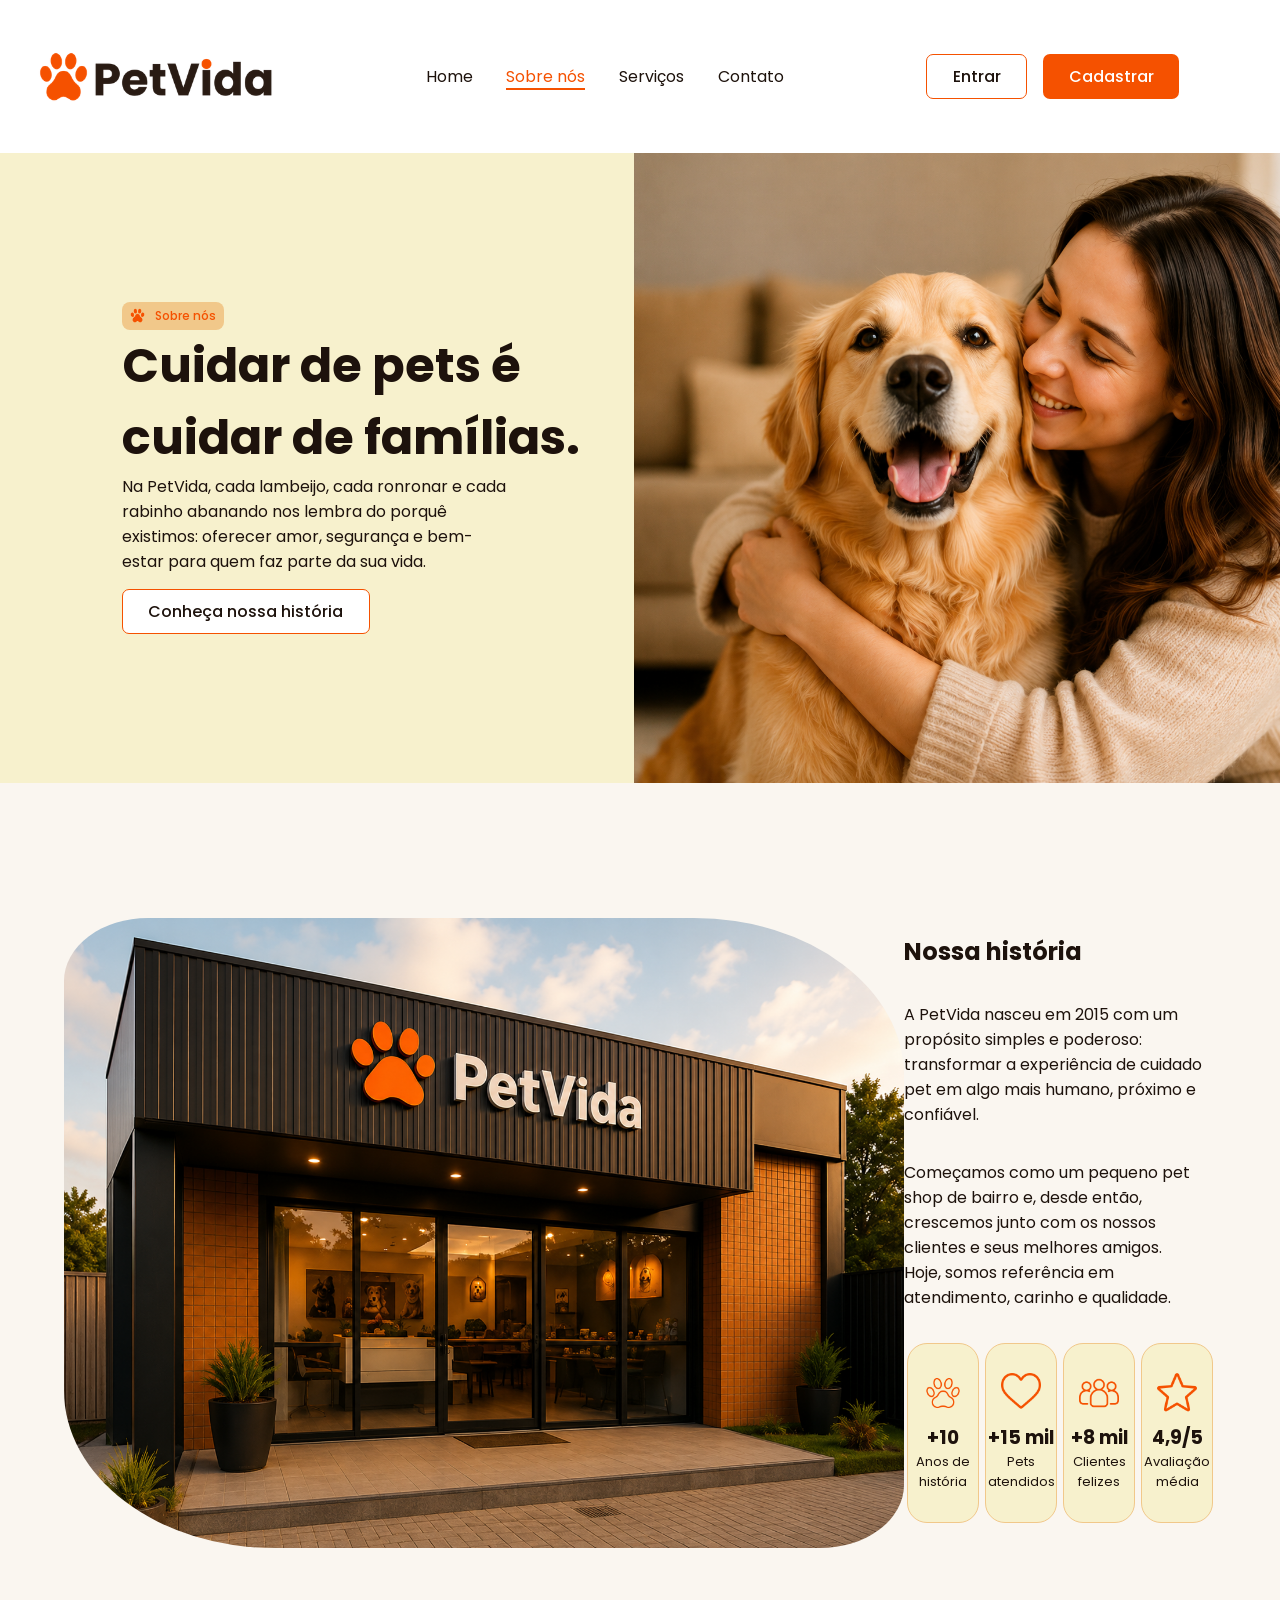
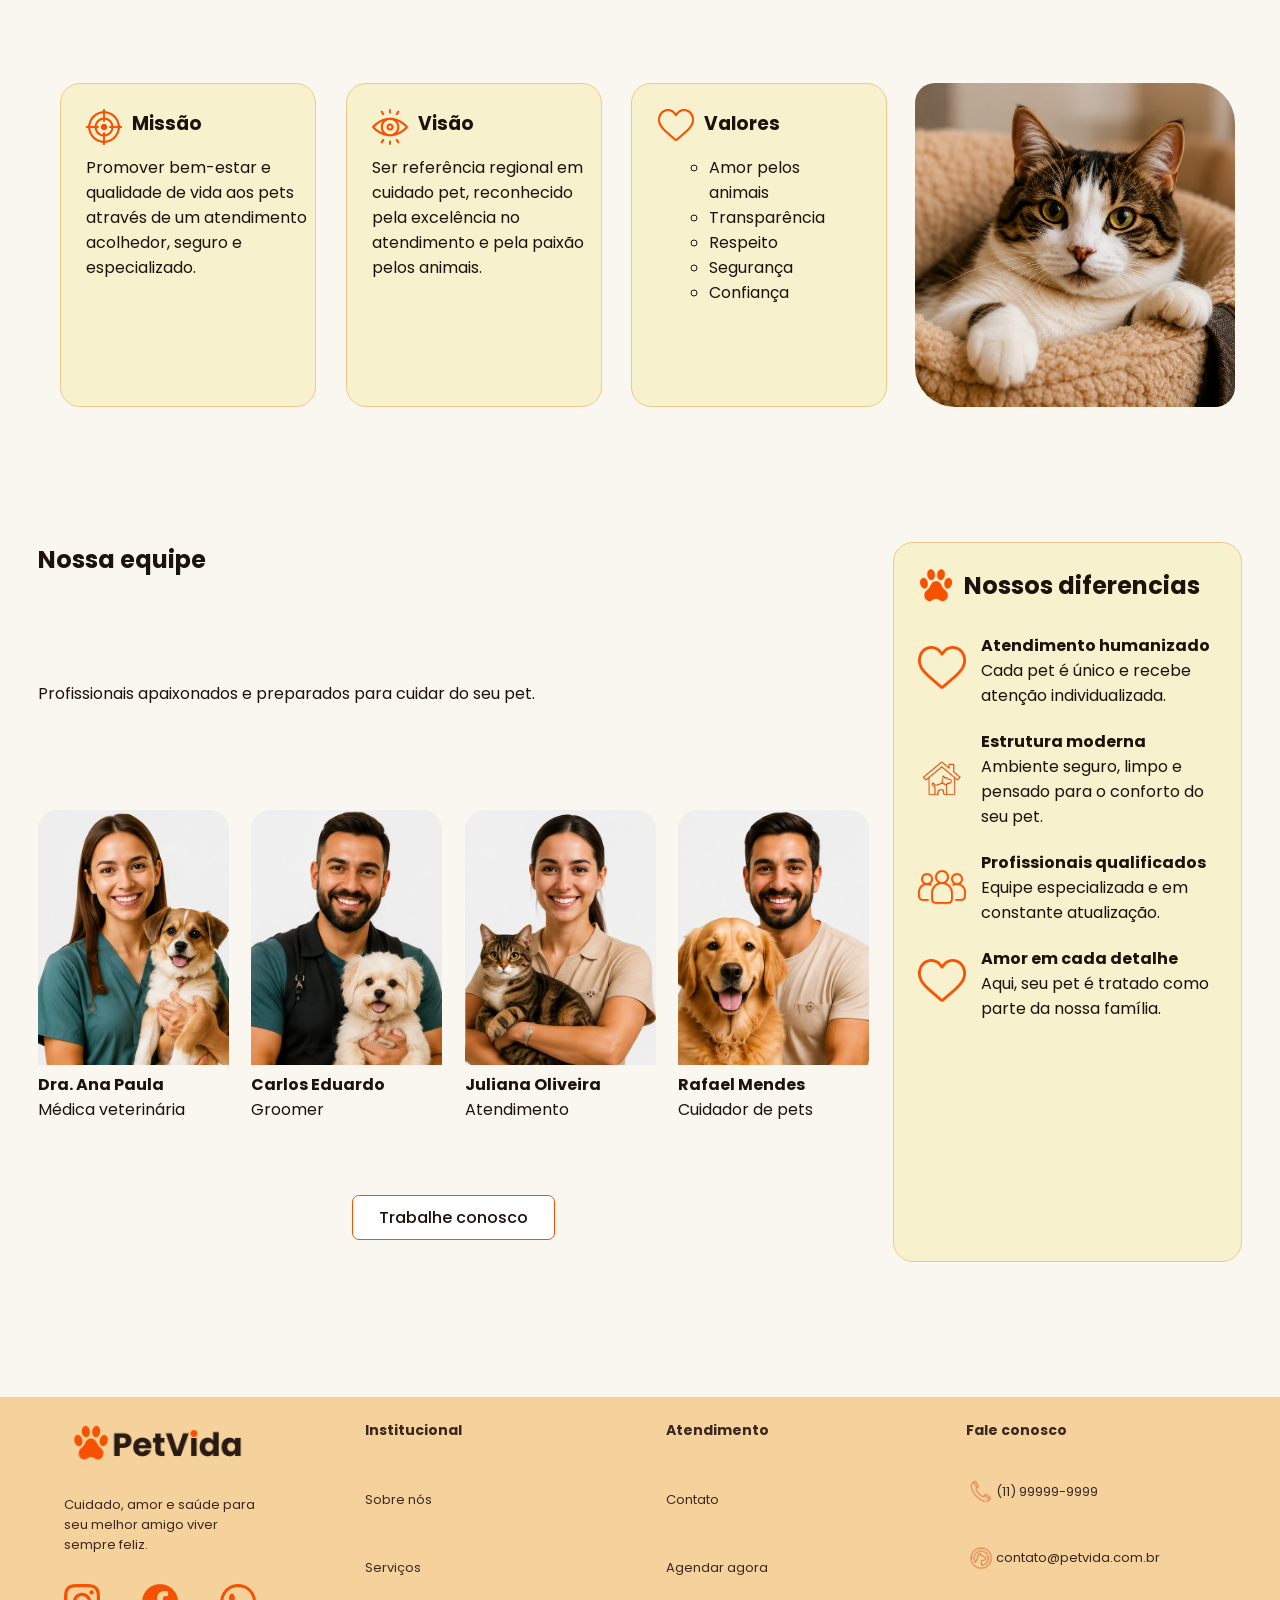
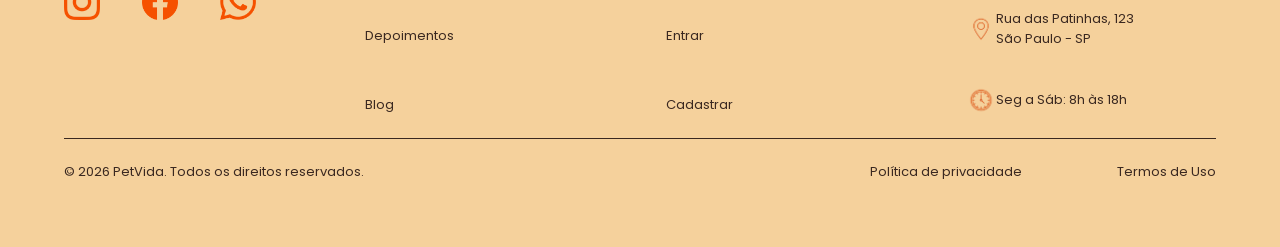
<file: PetShop-main/paginação/sobre nós/sobre_nos.html>
<!DOCTYPE html>
<html lang="pt-br">
<head>
    <meta charset="UTF-8">
    <meta name="viewport" content="width=device-width, initial-scale=1.0">
    <title>Sobre nós | PetVida</title>

    <link rel="stylesheet" href="../../estilo.css">
    <link rel="stylesheet" href="../../responsividade.css">

    <link rel="preconnect" href="https://fonts.googleapis.com">
    <link rel="preconnect" href="https://fonts.gstatic.com" crossorigin>
    <link href="https://fonts.googleapis.com/css2?family=Cabin:ital,wght@0,400..700;1,400..700&family=Poppins:ital,wght@0,100;0,200;0,300;0,400;0,500;0,600;0,700;0,800;0,900;1,100;1,200;1,300;1,400;1,500;1,600;1,700;1,800;1,900&family=Raleway:ital,wght@0,100..900;1,100..900&display=swap" rel="stylesheet">
</head>
<body>
    <header>
        <nav class="nav_header">
            <img class="img_logo" src="../../logo_PetVida.png" alt="Logo do pet shop PetVida. Possui uma pata de cachorro laranja à esquerda seguido do texto PetVida em cor marrom escura e o pingo do i na cor laranja">
            <img class="menu" src="../../ícones/menu.png" alt="" onclick="toggleMenu()">
            <div class="div_menu" id="menu">
                <div class="div_menu_inutil">
                    <ul class="ul_header">
                        <li><a href="../../index.html" class="link_header">Home</a></li>
                        <li><a href="sobre_nos.html" class="active">Sobre nós</a></li>
                        <li><a href="../serviços/servicos.html" class="link_header">Serviços</a></li>
                        <li><a href="../contato/contato.html" class="link_header">Contato</a></li>
                    </ul>
                    <div class="div_header">
                        <a class="button_cta secondary" href="../acesso/acesso.html">Entrar</a>
                        <a class="button_cta primary" href="../acesso/acesso.html">Cadastrar</a>
                    </div>
                </div>
            </div>
        </nav>
    </header>

    <main>
        <section class="section_sobre section_sobre_hero">
            <article class="article_hero">
                <div class="div_tag">
                    <img src="../../icon_patinha.png" alt="Ícone de pata de cachorro na cor laranja">
                    <p>Sobre nós</p>
                </div>
                <h1>Cuidar de pets é cuidar de famílias.</h1>
                <p class="p_hero">Na PetVida, cada lambeijo, cada ronronar e cada rabinho abanando nos lembra do porquê existimos: oferecer amor, segurança e bem-estar para quem faz parte da sua vida.</p>
                <div class="div_hero_itens">
                    <a class="button_cta secondary" href="#historia">Conheça nossa história</a>
                </div>
            </article>
            <img class="img_hero_sobre" src="sobre_hero.png" alt="">
        </section>
        <section id="historia" class="section_sobre">
            <img class="img_sobre" src="historia.png" alt="">
            <article class="article_sobre">
                <h2>Nossa história</h2>
                <p>A PetVida nasceu em 2015 com um propósito simples e poderoso: transformar a experiência de cuidado pet em algo mais humano, próximo e confiável.</p>
                <p>Começamos como um pequeno pet shop de bairro e, desde então, crescemos junto com os nossos clientes e seus melhores amigos.<br>Hoje, somos referência em atendimento, carinho e qualidade.</p>
                <div class="cards">
                    <div class="cards_sobre">
                        <img src="../../ícones/icon_pata.png" alt="">
                        <h3>+10</h3>
                        <p>Anos de história</p>
                    </div>
                    <div class="cards_sobre">
                        <img src="../../ícones/icon_coracao.png" alt="">
                        <h3>+15 mil</h3>
                        <p>Pets atendidos</p>
                    </div>
                    <div class="cards_sobre">
                        <img src="../../ícones/icon_team.png" alt="">
                        <h3>+8 mil</h3>
                        <p>Clientes felizes</p>
                    </div>
                    <div class="cards_sobre">
                        <img src="../../ícones/icon_estrela.png" alt="">
                        <h3>4,9/5</h3>
                        <p>Avaliação média</p>
                    </div>
                </div>
            </article>
        </section>
        <section class="section_mvv">
            <article class="article_cards">
                <div class="cards_mvv">
                    <div>
                        <img src="../../ícones/icon_target.png" alt="">
                        <h3>Missão</h3>
                    </div>
                    <p class="p_cards">Promover bem-estar e qualidade de vida aos pets através de um atendimento acolhedor, seguro e especializado.</p>
                </div>
                <div class="cards_mvv">
                    <div>
                        <img src="../../ícones/icon_visao.png" alt="">
                        <h3>Visão</h3>
                    </div>
                    <p class="p_cards">Ser referência regional em cuidado pet, reconhecido pela excelência no atendimento e pela paixão pelos animais.</p>
                </div>
                <div class="cards_mvv">
                    <div>
                        <img src="../../ícones/icon_coracao.png" alt="">
                        <h3>Valores</h3>
                    </div>
                    <ul>
                        <li>Amor pelos animais</li>
                        <li>Transparência</li>
                        <li>Respeito</li>
                        <li>Segurança</li>
                        <li>Confiança</li>
                    </ul>
                </div>
            </article>
            <img class="img_mvv" src="img_gato.png" alt="">
        </section>
        <section class="section_profissional">
            <article class="article_equipe">
                <div class="div_equipe">
                    <h2>Nossa equipe</h2>
                    <p>Profissionais apaixonados e preparados para cuidar do seu pet.</p>
                    <div class="div_profissionais">
                        <div class="profissionais">
                            <img src="p_veterinaria.png" alt="">
                            <h4>Dra. Ana Paula</h4>
                            <p>Médica veterinária</p>
                        </div>
                        <div class="profissionais">
                            <img src="p_groomer.png" alt="">
                            <h4>Carlos Eduardo</h4>
                            <p>Groomer</p>
                        </div>
                        <div class="profissionais">
                            <img src="p_atendente.png" alt="">
                            <h4>Juliana Oliveira</h4>
                            <p>Atendimento</p>
                        </div>
                        <div class="profissionais">
                            <img src="p_cuidador.png" alt="">
                            <h4>Rafael Mendes</h4>
                            <p>Cuidador de pets</p>
                        </div>
                    </div>
                </div>
                <a href="../acesso/trabalhe.html" class="button_cta secondary">Trabalhe conosco</a>
            </article>            
            <article class="article_diferencial">
                <div class="div_article_diferencial">
                    <img src="../../icon_patinha.png" alt="">
                    <h2>Nossos diferencias</h2>
                </div>
                <div class="div_diferenciais">
                    <img src="../../ícones/icon_coracao.png" alt="">
                    <div>
                        <h4>Atendimento humanizado</h4>
                        <p>Cada pet é único e recebe atenção individualizada.</p>
                    </div>
                </div>
                <div class="div_diferenciais">
                    <img src="../../ícones/icon_casinha.png" alt="">
                    <div>
                        <h4>Estrutura moderna</h4>
                        <p>Ambiente seguro, limpo e pensado para o conforto do seu pet.</p>
                    </div>
                </div>
                <div class="div_diferenciais">
                    <img src="../../ícones/icon_team.png" alt="">
                    <div>
                        <h4>Profissionais qualificados</h4>
                        <p>Equipe especializada e em constante atualização.</p>
                    </div>
                </div>
                <div class="div_diferenciais">
                    <img src="../../ícones/icon_coracao.png" alt="">
                    <div>
                        <h4>Amor em cada detalhe</h4>
                        <p>Aqui, seu pet é tratado como parte da nossa família.</p>
                    </div>
                </div>
            </article>
        </section>
    </main>

    <footer>
        <article>
            <div class="div_footer">
                <img src="../../logo_PetVida.png" alt="Logo do pet shop PetVida. Possui uma pata de cachorro laranja à esquerda seguido do texto PetVida em cor marrom escura e o pingo do i na cor laranja">
                <p>Cuidado, amor e saúde para seu melhor amigo viver sempre feliz.</p>
                <div>
                    <img class="icon_redes" src="../../instagram.png" alt="">
                    <img class="icon_redes" src="../../facebook.png" alt="">
                    <img class="icon_redes" src="../../whatsapp.png" alt="">
                </div>
            </div>
            <div class="div_footer_textos">
                <h4>Institucional</h4>
                <a href="sobre_nos.html">Sobre nós</a>
                <a href="../serviços/servicos.html">Serviços</a>
                <a href="#">Depoimentos</a>
                <a href="#">Blog</a>
            </div>
            <div class="div_footer_textos">
                <h4>Atendimento</h4>
                <a href="../contato/contato.html">Contato</a>
                <a href="#">Agendar agora</a>
                <a href="../acesso/acesso.html">Entrar</a>
                <a href="../acesso/acesso.html">Cadastrar</a>
            </div>
            <div class="div_footer_textos">
                <h4>Fale conosco</h4>
                <span>
                    <img src="../../ícones/icon_telefone.png" alt="">
                    <p>(11) 99999-9999</p>
                </span>
                <span>
                    <img src="../../ícones/icon_arroba.png" alt="">
                    <p>contato@petvida.com.br</p>
                </span>
                <span>
                    <img src="../../ícones/icon_localizacao.png" alt="">
                    <p>Rua das Patinhas, 123 São Paulo - SP</p>
                </span>
                <span>
                    <img src="../../ícones/icon_horario.png" alt="">
                    <p>Seg a Sáb: 8h às 18h</p>
                </span>
            </div>
        </article>
        <article>
            <div>
                <p>© 2026 PetVida. Todos os direitos reservados.</p>
            </div>
            <div>
                <p>Política de privacidade</p>
                <p>Termos de Uso</p>
            </div>
        </article>
    </footer>

    <script src="../../app.js"></script>
</body>
</html>
</file>
<file: PetShop-main/estilo.css>
* {
    margin: 0;
    padding: 0;
    text-decoration: none;
    list-style-type: none;

    font-family: 'Poppins';
    color: #1d120c;

    box-sizing: border-box;
}

main {
    min-height: 100vh;
    background-color: #FAF6F0;
    display: flex;
    flex-direction: column;
    align-items: center;
    gap: 15vh;
}

header {
    background-color: #FFFFFF;
    width: 100%;
    height: 17vh;
    box-sizing: border-box;
    display: flex;
    align-items: center;
}

.menu {
    width: 0;
}

.img_logo {
    width: 250px;
}

.nav_header {
    padding: 0 2%;

    display: flex;
    flex-direction: row;
    justify-content: space-between;
    align-items: center;
    width: 100%;

    .active {
        color: #f55100;
        border-bottom: #f55100 solid 2px;
    }
}

.div_menu {
    display: flex;
    flex-direction: row;
    justify-content: space-around;
    align-items: center;
    width: 70vw;
}

.div_menu_inutil {
    display: flex;
    flex-direction: row;
    justify-content: space-around;
    align-items: center;
    width: 100%;
}

.ul_header {
    width: 40%;
    display: flex;
    flex-direction: row;
    justify-content: space-between;
}

.div_header {
    width: 30%;
    display: flex;
    justify-content: space-around;
}

.link_header {
    transition: 0.4s;
}

.link_header:hover {
    color: #f55100;
    font-weight: 500;
}

footer {
    background-color: #f5d19c;
    width: 100%;
    box-sizing: border-box;
    height: 50vh;
    padding: 0 5%;

    article {
        padding: 2% 0;
        display: flex;
        flex-direction: row;
        justify-content: space-between;

        font-size: 13px;

        div, p, a, h4, img, span {
            color: #3a2820;
        }

        h4 {
            font-size: 14px;
        }
    }

    article:first-of-type {
        height: 38vh;
        border-bottom: #3a2820 solid 1px;
        padding-right: 5%;

        div {
            width: 15vw;
        }
    }

    article:last-of-type {
        div {
            width: 30%;
            display: flex;
            flex-direction: row;
            justify-content: space-between;
        }
    }
}

.div_footer {
    display: flex;
    flex-direction: column;
    gap: 10%;

    img {
        width: 180px;
    }

    div {
        width: 50%;
        display: flex;
        flex-direction: row;
        justify-content: space-between;
    }
}

.div_footer_textos {
    display: flex;
    flex-direction: column;
    justify-content: space-between;

    a {
        display: flex;
        flex-direction: row;
    }

    span {
        display: flex;
        flex-direction: row;
        align-items: center;

        img {
            width: 30px;
        }
    }
}

.div_tag {
    display: flex;
    flex-direction: row;
    align-items: center;
    gap: 10px;

    background-color: #f1c88a;
    width: fit-content;
    height: 28px;
    border-radius: 8px;
    padding: 0 8px;

    font-size: 12px;
    font-weight: 500;

    img {
        width: 15px;
        background-color: #f1c88a;
    }

    p {
        background-color: #f1c88a;
        color: #f55100;
    }
}

.button_cta {
    height: 45px;
    width: fit-content;
    padding: 0 2vw;
    box-sizing: border-box;
    
    border-radius: 7px;
    border: none;

    font-size: 16px;
    text-align: center;
    font-weight: 500;
    display: flex;
    align-items: center;
}

.primary {
    background-color: #f55100;
    color: #FFFFFF;
    transition: all 0.5s ease;
}

.primary:hover {
    background: #db4b03;
    transform: translateY(-2px);
    box-shadow: 0 8px 20px rgba(172, 87, 3, 0.397);
}

.secondary {
    background-color: #FFFFFF;
    border: #f55100 solid 1px;
    transition: all 0.5s ease;
}

.secondary:hover {
    cursor: pointer;
    background-color: #f55100;
    border: #f55100 solid 1px;
    color: #FFFFFF;
}

.terciary {
    background-color: #FFFFFF;
    box-shadow: 0 2px 8px 0 rgba(0, 0, 0, 0.2);
    transition: all 0.5s ease;
}

.terciary:hover {
    transform: translateX(4px);
}

#section_hero {
    box-sizing: border-box;
    display: flex;
    flex-direction: row;
    justify-content: space-around;

    height: 100vh;
    width: 100%;
    overflow: hidden;

    background-color: #f7f1cd;
}

.section_sobre_hero {
    background-color: #f7f1cd;
}

.article_hero {
    width: 60vw;
    display: flex;
    flex-direction: column;
    justify-content: center;
    gap: 3%;

    padding-left: 5%;
    z-index: 999;

    .p_hero {
        width: 30vw;
    }

    h1 {
        font-size: 48px;
        width: 40vw;
    }
}

.div_hero_itens {
    margin-top: 3%;
    display: flex;
    flex-direction: row;
    gap: 3%;
}

.div_hero {
    display: flex;
    flex-direction: row;
    align-items: center;
    gap: 5%;

    img {
        height: 64px;
    }
}

.article_hero_img {
    width: 50vw;
    background-color: #f7f1cd;
    position: relative;

    img {
        width: 45vw;
        position: absolute;
        right: 10%;
        bottom: 0%;
        z-index: 2;
    }
}

.blob {
    position: relative;
    right: 30%;
    top: -20%;
    z-index: 1;
    aspect-ratio: 1;
    clip-path: shape(from 21.48% 77.43%,curve to 9.56% 54.28% with 13.72% 67.07%,curve to 11.45% 28.44% with 5.40% 41.49%,curve to 31.46% 14.60% with 17.49% 15.38%,curve to 57.56% 13.99% with 45.43% 13.82%,curve to 80.27% 22.47% with 69.70% 14.17%,curve to 94.60% 45.00% with 90.84% 30.78%,curve to 86.59% 67.83% with 98.35% 59.22%,curve to 65.52% 87.77% with 74.83% 76.45%,curve to 42.71% 93.44% with 56.20% 99.10%,curve to 21.48% 77.43% with 29.23% 87.79%);
    background-color: #f7dab0;
}

.blob02 {
    position: relative;
    left: 20%;
    bottom: 80%;
    z-index: 1;
    aspect-ratio: 1;
    clip-path: shape(from 82.40% 69.34%,curve to 50.10% 84.99% with 66.71% 80.40%,curve to 19.57% 76.13% with 33.50% 89.59%,curve to 15.98% 47.89% with 5.65% 62.67%,curve to 37.19% 23.62% with 26.31% 33.11%,curve to 64.91% 17.94% with 48.07% 14.13%,curve to 89.91% 40.02% with 81.75% 21.76%,curve to 82.40% 69.34% with 98.08% 58.28%);  
    background-color: #f7dab0;
}

.section_hero_extra {
    width: 94vw;
    height: 30vh;
    padding: 2%;
    background-color: #FFFFFF;
    border-radius: 20px;
    box-shadow: 0 2px 8px 0 rgba(0, 0, 0, 0.2);

    display: flex;
    flex-direction: row;
    justify-content: space-between;
    align-items: center;

    position: absolute;
    z-index: 999999;
    bottom: -42%;
}

.div_hero_extra {
    height: 20vh;
    width: 21vw;
    display: flex;
    flex-direction: row;
    align-items: center;
    gap: 3%;

    padding-left: 15px;
    border-left: #f5d19c solid 2px;

    img {
        width: 84px;
        height: 84px;
        background-color: #f5d19c;
        border-radius: 35px 40px;
    }

    div {
        height: 20vh;
        display: flex;
        flex-direction: column;
        justify-content: space-around;
    }
}

.link {
    color: #f55100;
    font-weight: 500;
    transition: 0.5s;

    span {
        color: #f55100;
        font-weight: 500;
        transition: 0.5s;
    }
}

.link:hover {
    font-weight: 600;
    transform: translateX(4px);
    
    span {
        font-weight: 600;
    }
}

.div_hero_extra:first-of-type {
    border: none;
}

#section_servicos {
    margin-top: 10vh;
    width: 100%;
    height: 85vh;
    padding: 5%;
}

.article_servicos {
    width: 100%;
    display: flex;
    flex-direction: row;
    justify-content: space-between;
    align-items: start;
    gap: 2%;

    margin-bottom: 3vh;
}

.div_titulo_servicos {
    display: flex;
    flex-direction: row;
    align-items: center;
    gap: 3%;

    margin-bottom: 5%;

    img {
        width: 30px;
        height: 30px;
    }
}

.cards_servicos {
    width: 20%;

    img {
        width: 100%;
        border-radius: 20px;
    }

    div {
        display: flex;
        flex-direction: row;
        align-items: center;
        gap: 2%;

        img {
            width: 48px;
            height: 48px;
        }
    }
}

.section_sobre {
    padding: 0 5%;
    width: 100%;
    height: 70vh;

    display: flex;
    flex-direction: row;
    align-items: center;
    justify-content: space-around;
}

.img_sobre {
    height: 70vh;
    border-radius: 10% 25%;
}

.article_sobre {
    width: 40vw;
    height: 70vh;
    display: flex;
    flex-direction: column;
    justify-content: space-around;
}

.lista_item_sobre {
    margin-bottom: 10px;
    width: 60%;
    display: flex;
    flex-direction: row;
    gap: 10px;
    align-items: center;

    img {
        width: 30px;
        height: 30px;
    }
}

#section_cta {
    margin-bottom: 10vh;
    width: 90%;
    height: 25vh;
    background-color: #f55100;
    border-radius: 20px;

    display: flex;
    flex-direction: row;
    justify-content: space-around;
    align-items: center;

    position: relative;

    img {
        position: absolute;
        bottom: 0%;
        right: 70%;
        width: 25%;
    }

    div {
        margin-left: 30%;
        width: 35%;

        h2, p {
            color: #FAF6F0;
        }
    }
}

.img_hero_sobre {
    width: 100%;
    height: 100%;
    object-fit: cover;
}

.cards {
    width: 100%;
    height: 30%;

    display: flex;
    flex-direction: row;
    justify-content: space-around;
    align-items: start;
}

.article_cards {
    width: 67vw;
    height: 30%;

    display: flex;
    flex-direction: row;
    justify-content: space-around;
    align-items: start;
}

.cards_sobre {
    width: 23%;
    height: 20vh;
    background-color: #f7f1cd;
    border: #f1c88a solid 1px;
    border-radius: 20px;

    display: flex;
    flex-direction: column;
    justify-content: center;
    align-items: center;
    text-align: center;

    img {
        height: 40px;
        margin-bottom: 10px;
    }

    p {
        font-size: 13px;
    }
}

.cards_mvv {
    width: 20vw;
    height: 36vh;
    background-color: #f7f1cd;
    border: #f1c88a solid 1px;
    border-radius: 20px;

    display: flex;
    flex-direction: column;
    gap: 10px;

    ul li {
        list-style-type: circle;
        margin-left: 30%;
        margin-right: 10%;
    }

    p {
        margin-left: 10%;
    }

    div {
        margin-top: 10%;
        margin-left: 10%;
        width: 100%;
        display: flex;
        flex-direction: row;
        gap: 10px;

        img {
            width: 36px;
        }
    }
}

.section_mvv {
    width: 100%;
    padding: 0 3%;
    display: flex;
    flex-direction: row;
    justify-content: space-around;
}

.img_mvv {
    width: 25vw;
    height: 36vh;
    object-fit: cover;
    border-radius: 20px 40px;
}

.section_profissional {
    width: 100%;
    height: 80vh;
    padding: 0 3%;
    margin-bottom: 15vh;

    display: flex;
    flex-direction: row;
    justify-content: space-between;
    align-items: start;
}

.article_equipe {
    width: 69%;
    height: 97%;
    display: flex;
    flex-direction: column;
    align-items: center;
    justify-content: space-between;
}

.div_equipe {
    width: 100%;
    height: 83%;

    display: flex;
    flex-direction: column;
    align-items: start;
    justify-content: space-between;
}

.div_profissionais {
    width: 100%;
    display: flex;
    flex-direction: row;
    align-items: start;
    justify-content: space-between;
}

.profissionais {
    width: 23%;

    img {
        width: 100%;
        border-radius: 20px 20px 0 0;
    }
}

.article_diferencial {
    width: 29%;
    height: 100%;
    padding: 2%;
    background-color: #f7f1cd;
    border: #f1c88a solid 1px;
    border-radius: 20px;
}

.div_article_diferencial {
    margin-bottom: 10%;
    display: flex;
    flex-direction: row;
    align-items: center;
    gap: 10px;

    img {
        width: 36px;
        height: auto;
    }
}

.div_diferenciais {
    margin-bottom: 7%;
    width: 100%;
    display: flex;
    flex-direction: row;
    align-items: center;
    gap: 15px;

    img {
        width: 48px;
        height: 48px;
    }
}

.section_contato {
    width: 100%;
    height: 100vh;
    padding: 5%;

    display: flex;
    flex-direction: row;
    align-items: start;
    justify-content: space-between;
}

.article_contato {
    width: 25%;
}

.div_titulo_contato {
    margin-bottom: 5vh;

    div {
        display: flex;
        flex-direction: row;
        align-items: center;
        gap: 10px;

        img {
            width: 36px;
            height: 36px;
        }
    }
}

.div_contato {
    display: flex;
    flex-direction: column;
    gap: 2vh;
}

.div_info_contato {
    display: flex;
    flex-direction: row;
    align-items: center;
    gap: 2vh;

    img {
        width: 48px;
        height: 48px;
    }

    div {
        span {
            margin-top: 2vh;
            width: 100%;
            display: flex;
            flex-direction: row;
            justify-content: space-between;
        }
    }
}

.article_form {
    width: 45%;
    height: 100%;
    padding: 2vh 4vh;
    background-color: #FFFFFF;
    border-radius: 20px;
    box-shadow: 0 2px 8px 0 rgba(0, 0, 0, 0.2);

    display: flex;
    flex-direction: column;
    justify-content: space-around;
}

.form_contato {
    display: flex;
    flex-direction: column;
    gap: 1vh;
}

.input_form {
    margin-bottom: 2vh;
    width: 100%;
    height: 6vh;
    border-radius: 5px;
    border: #695a54 solid 1px;
}

.input_form::placeholder {
    padding-left: 1vh;
    color: #695a54;
}

.article_local {
    width: 25%;
    height: 100%;

    display: flex;
    flex-direction: column;
    justify-content: space-between;
    
    div {
        height: fit-content;
        padding: 2vh 4vh;
        background-color: #FFFFFF;
        border-radius: 20px;
        box-shadow: 0 2px 8px 0 rgba(0, 0, 0, 0.2);

        display: flex;
        flex-direction: column;
        gap: 10px;
    }
}

.icon_redes {
    width: 36px !important;
    height: 36px !important;
}

.section_acesso {
    margin: 5vh 0;
    padding: 5%;
}

.article_acesso {
    width: 60vw;
    height: fit-content;
    padding: 2vh 4vh;
    background-color: #FFFFFF;
    border-radius: 20px;
    box-shadow: 0 2px 8px 0 rgba(0, 0, 0, 0.2);

    display: flex;
    flex-direction: column;
    gap: 10px;
    align-items: center;

    form {
        width: 100%;
        display: flex;
        flex-direction: column;
        gap: 10px;
    }

    div {
        display: flex;
        flex-direction: row;
        align-items: center;
        gap: 5vh;
    }
}

.titulo_acesso {
    width: 100%;
}

.cadastrar {
    display: none;
}

.div_resposta {
    max-height: 0;
    overflow: hidden;
    transition: all 0.5s ease;
}

.resposta_aberta {
    max-height: fit-content;
    background-color: #f7dab0;
    border-radius: 0 0 10px;
    padding: 2% 0;
    transition: all 0.5s ease;
}

.section_duvidas {
    padding: 5vh;
    margin-bottom: 5vh;
    width: 90%;
    height: fit-content;
    background-color: #f7f1cd;
    border-radius: 20px;

    display: flex;
    flex-direction: column;
    align-items: center;
    gap: 3vh;
}

.article_duvidas {
    display: flex;
    flex-direction: row;
    align-items: start;
    gap: 3vh;
}

.div_duvidas {
    display: flex;
    flex-direction: column;
    gap: 4vh;
}

.div_caixa_pergunta {
    background-color: #f7dab0;
    border-radius: 10px;
    min-height: 7vh;
    width: 35vw;

    display: flex;
    flex-direction: column;
    justify-content: center;
    padding: 0 3%;
}

.div_pergunta {
    height: 7vh;
    display: flex;
    flex-direction: row;
    align-items: center;
    cursor: pointer;

    p {
        width: 100%;
    }
}

.section_funcionamento {
    padding: 5vh;
    width: 90%;
    height: fit-content;

    display: flex;
    flex-direction: column;
    align-items: center;
    gap: 4vh;
}

.article_funcionamento {
    margin-top: 3vh;
    width: 100%;
    display: flex;
    flex-direction: row;
    justify-content: space-between;
}

.div_funcionamento {
    width: 18vw;

    display: flex;
    flex-direction: column;
    align-items: center;
    gap: 2vh;
    text-align: center;
}

.fundo_img {
    width: 7vw;
    height: 7vw;
    display: flex;
    justify-content: center;
    align-items: center;

    background-color: #f5d19c;
    border-radius: 35px 40px;
}

.funcionamento_texto {
    display: flex;
    flex-direction: row;
    gap: 10px;

    h3 {
        width: 4.5vh;
        background-color: #f55100;
        border-radius: 50%;
    }
}

.section_trabalho {
    margin: 5vh 0;
    width: 100%;

    display: flex;
    flex-direction: row;
    justify-content: space-around;
}

.article_trabalho_form {
    width: 50vw;
}

.article_trabalho {
    width: 30vw;
    display: flex;
    flex-direction: column;
    gap: 3vh;
}

.div_trabalho {
    display: flex;
    flex-direction: column;
    gap: 3vh;
}

.img_trabalho {
    border-radius: 20px;
}

.section_servicos_slide {
    margin: 0 3%;
    padding: 2% 5%;
    background-color: #f7f1cd;
    border-radius: 20px;
    position: relative;
}

.article_servico_slide {
    width: 100%;
    height: 80vh;
    background-color: #FFFFFF;
    border-radius: 20px;
    box-shadow: 0 2px 8px 0 rgba(0, 0, 0, 0.2);

    display: none;
}

.div_slide {
    height: 100%;
    display: flex;
    flex-direction: row;
    align-items: center;
}

.img_servico_slide {
    height: 100%;
    border-radius: 20px 0 0 20px;
}

.div_servico_slide {
    width: 100%;
    height: 100%;
    padding: 2vh 5vh;

    display: flex;
    flex-direction: column;
    justify-content: center;
    gap: 3vh;

    h2 {
        font-size: 40px;
    }
}

.div_servico_slide_check {
    display: flex;
    flex-wrap: wrap;
}

.div_caixa_servico {
    margin: 2vh 0;
    width: 50%;
    display: flex;
    flex-direction: row;
    align-items: center;
    gap: 2vh;

    img {
        padding: 7px;
        width: 64px;
        height: 64px;
        background-color: #f5d19c;
        border-radius: 20px 25px;
    }
}

/* Next & previous buttons */
.prev, .next {
  cursor: pointer;
  position: absolute;
  top: 50%;
  width: auto;
  margin-top: -22px;
  padding: 16px;
  color: #3a2820;
  font-weight: bold;
  font-size: 18px;
  transition: 0.6s ease;
  border-radius: 0 3px 3px 0;
  user-select: none;
}

/* Position the "next button" to the right */
.next {
  right: 0;
  border-radius: 3px 0 0 3px;
}

.prev {
    left: 0;
}

/* On hover, add a black background color with a little bit see-through */
.prev:hover, .next:hover {
  background-color: #695a54;
}
</file>
<file: PetShop-main/responsividade.css>
@media (max-width: 768px) {
    main {
        gap: 5vh;
    }

    header {
        height: auto;
        padding: 5% 0;
        width: 100vw;
    }

    .menu {
        width: 30px;
    }

    .div_menu {
        flex-direction: column;
        align-items: start;
        justify-content: start;

        width: 0;
        height: 100vh;
        overflow: hidden;
        background-color: #FFFFFF;

        position: fixed;
        top: 0;
        left: 0;
        z-index: 9999;

        transition: all 0.5s ease;
    }

    .div_menu.menu_open {
        width: 70vw;
    }

    .div_menu_inutil {
        padding: 2vh;
        width: 70vw;

        display: flex;
        flex-direction: column;
        align-items: start;
        justify-content: start;
        gap: 3vh;
    }

    .img_logo {
        width: 180px;
    }

    .nav_header {
        padding: 0 4%;
    }

    .ul_header, .div_header {
        flex-direction: column;
        gap: 2vh;
        width: 100%;

        .button_cta {
            width: 100%;
        }
    }

    .button_cta {
        width: 100%;
        display: flex;
        justify-content: center;
    }

    .article_hero_img {
        display: none;
    }

    .article_hero {
        width: 100%;
        padding: 0 3%;

        .p_hero {
            width: 100%;
        }

        h1 {
            font-size: 36px;
            width: 100%;
        }
    }

    .div_hero_itens {
        flex-direction: column;
        gap: 2vh;
    }

    .div_hero {
        img {
            width: 40px;
            height: auto;
        }
    }

    .section_hero_extra {
        position: static;
        height: 92vh;
        flex-direction: column;
    }

    .div_hero_extra {
        width: 95%;
        border-left: none;
        padding-top: 2vh;
        padding-left: 0;
        border-top: #f5d19c solid 2px;
    }

    #section_servicos {
        width: 100%;
        height: fit-content;
        margin-top: 0;
        padding: 0 5%;
        display: flex;
        flex-direction: column;
        align-items: center;
    }

    .article_servicos {
        flex-direction: column;
        gap: 2vh;
    }

    .cards_servicos {
        width: 100%;

        img {
            width: 100%;
            height: 80vw;
            object-fit: cover;
        }
    }

    .section_sobre {
        height: fit-content;
        flex-direction: column-reverse;
        gap: 2vh;
    }

    .img_sobre {
        width: 100%;
        height: auto;
    }

    .article_sobre {
        width: 100%;
    }

    .lista_item_sobre {
        width: 100%;
    }

    #section_cta {
        padding: 2%;
        flex-direction: column;
        align-items: center;
        gap: 2vh;
        height: max-content;

        img {
            display: none;
        }

        div {
            width: 100%;
            margin: 0;
            text-align: center;
        }
    }

    footer {
        height: fit-content;

        article {
            flex-direction: column;
            gap: 2vh;
        }

        article:first-of-type {
            height: fit-content;

            div {
                width: 100%;
            }
        }

        article:last-of-type {
            div {
                width: 100%;
            }
        }
    }

    .div_footer {
        width: 100%;

        div {
            margin-top: 2vh;
            width: 100%;
        }
    }

    .div_footer_textos {
        gap: 1vh;
    }

    .section_mvv {
        flex-direction: column;
        gap: 5vh;
    }

    .article_cards {
        width: 100%;
    }

    .img_mvv {
        width: 100%;
    }

    .cards_mvv {
        width: 100%;
        height: fit-content;
        margin: 0;
        padding: 5%;

        div {
            margin: 0;
        }

        ul li {
            margin: 0 10%;
        }
    }

    .article_cards {
        flex-direction: column;
        gap: 3vh;
    }

    .section_profissional {
        flex-direction: column;
        height: fit-content;
        margin-bottom: 5vh;
    }

    .article_equipe {
        width: 100%;
        margin-bottom: 5vh;
    }

    .div_equipe {
        margin-bottom: 3vh;
        gap: 2vh;
    }

    .div_profissionais {
        flex-direction: column;
        gap: 3vh;
    }

    .profissionais {
        width: 100%;
    }

    .article_diferencial {
        width: 100%;
        padding: 2vh;
    }

    .img_hero_sobre {
        width: 100%;
    }

    .section_sobre_hero {
        padding: 0 0 5vh 0;
        gap: 4vh;
    }

    .section_contato {
        flex-direction: column;
        height: fit-content;
        gap: 4vh;

        article {
            width: 100%;
            gap: 2vh;
        }
    }

    .div_titulo_contato {
        margin-bottom: 2vh;
    }

    .article_acesso {
        width: 100%;
    }

    .article_duvidas {
        flex-direction: column;
    }

    .section_duvidas {
        h2 {
            text-align: center;
            font-size: 10vw;
        }
    }

    .div_caixa_pergunta {
        width: 100%;
    }

    .section_funcionamento {
        h2 {
            text-align: center;
            font-size: 8vw;
        }
    }

    .article_funcionamento {
        flex-direction: column;
        align-items: center;
        gap: 3vh;
    }

    .div_funcionamento {
        width: 90%;
        height: 22vh;
        gap: 1vh;
    }

    .fundo_img {
        width: 45%;
        height: 13vh;
    }

    .funcionamento_texto {
        h3 {
            width: 3.5vh;
        }
    }

    .section_trabalho {
        flex-direction: column;
        gap: 5vh;
        padding: 0 5%;

        article {
            width: 100%;
        }
    }

    .section_servicos_slide {
        padding: 3% 2%;
    }

    .article_servico_slide {
        flex-direction: column;
        height: fit-content;
    }

    .div_slide {
        flex-direction: column;
    }

    .img_servico_slide {
        width: 100%;
        height: auto;
        border-radius: 20px 20px 0 0;
    }

    .div_servico_slide_check {
        flex-direction: column;
    }

    .div_caixa_servico {
        width: 100%;
    }
}

@media (max-width: 1024px) {
    
}
</file>
